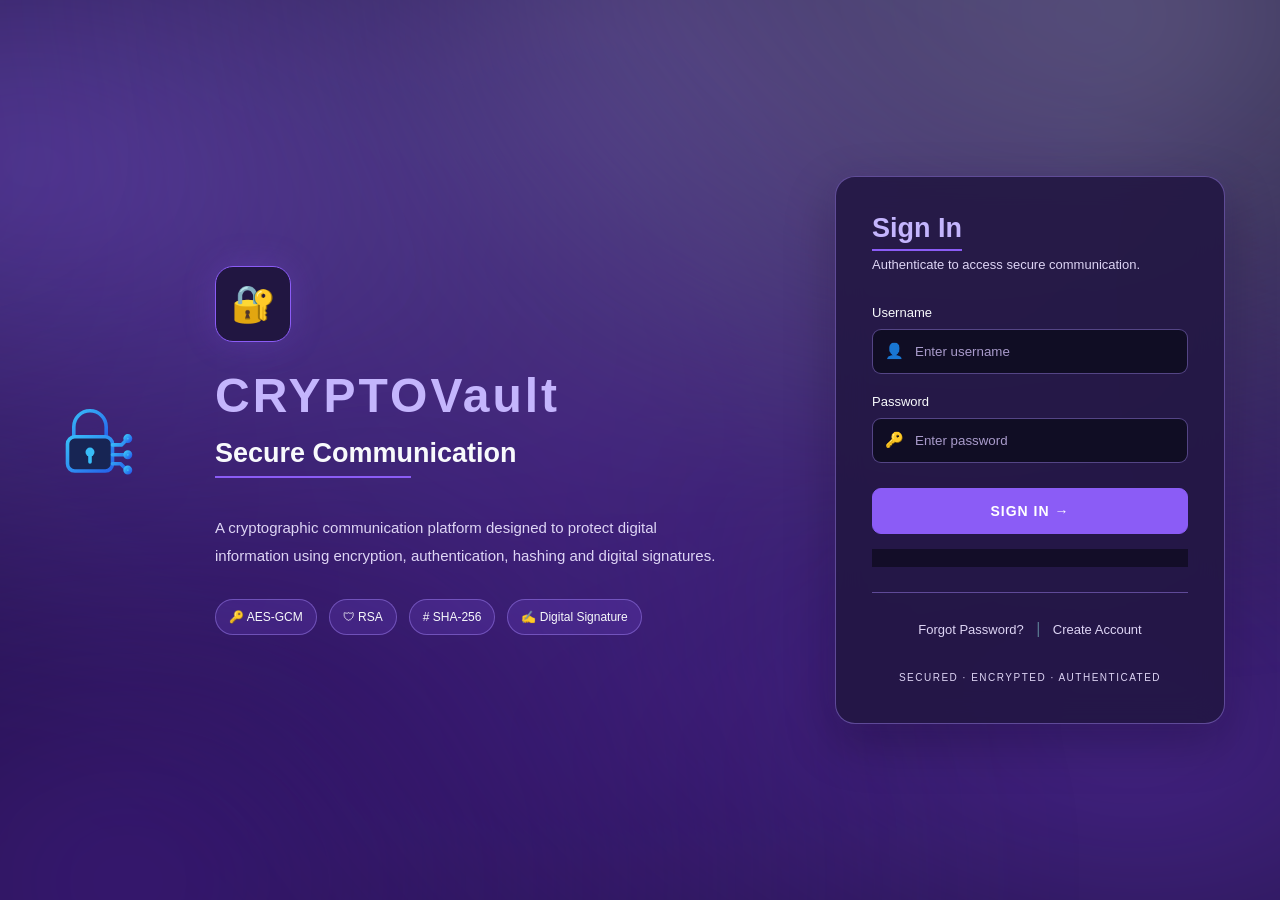
<file: frontend/index.html>
<!DOCTYPE html>
<html lang="en">

<head>

    <meta charset="UTF-8">
    <meta name="viewport" content="width=device-width, initial-scale=1.0">
    <title>CryptoVault | Secure Communication</title>


    <div class="cryptovault-logo" aria-label="CryptoVault digital lock logo">
        <svg viewBox="0 0 100 100" width="90" height="90" xmlns="http://www.w3.org/2000/svg">
            <defs>
                <linearGradient id="cvBlue" x1="0" y1="0" x2="1" y2="1">
                    <stop offset="0%" stop-color="#38bdf8" />
                    <stop offset="100%" stop-color="#2563eb" />
                </linearGradient>
            </defs>
            <g fill="none" stroke="url(#cvBlue)" stroke-width="4" stroke-linecap="round" stroke-linejoin="round">
                <path d="M32 44V31a18 18 0 0 1 36 0v13" />
                <rect x="25" y="42" width="50" height="38" rx="8" fill="#172554" />
                <path d="M75 51h10l6-6 M75 62h13 M75 72h9l7 7" />
                <circle cx="92" cy="44" r="3" fill="#38bdf8" />
                <circle cx="92" cy="62" r="3" fill="#38bdf8" />
                <circle cx="92" cy="79" r="3" fill="#38bdf8" />
            </g>
            <circle cx="50" cy="59" r="5" fill="#38bdf8" />
            <path d="M50 63v7" stroke="#38bdf8" stroke-width="4" stroke-linecap="round" />
        </svg>
    </div>


    <style>
        :root {
            --bg: #07111F;
            --card: #10243A;
            --accent: #38BDF8;
            --text: #F0F9FF;
            --muted: #A6BDD1;
            --border: #24415C;
            --surface: #0B1B2D;
        }

        * {
            margin: 0;
            padding: 0;
            box-sizing: border-box;
            font-family: Arial, Helvetica, sans-serif;
        }



        body {
            min-height: 100vh;
            background: #07111F;
            color: var(--text);
            display: flex;
            justify-content: center;
            align-items: center;
            overflow-x: hidden;
            padding: 20px;
            position: relative;
        }






        .page {
            width: 100%;
            max-width: 1100px;
            min-height: 650px;
            display: flex;
            align-items: center;
            justify-content: space-between;
            gap: 40px;
            padding: 35px;
            position: relative;
            z-index: 1;
        }

        .left-section {
            flex: 1;
            min-width: 0;
            padding: 20px;
        }

        .security-icon {
            width: 76px;
            height: 76px;
            border: 1px solid var(--accent);
            border-radius: 18px;
            display: flex;
            align-items: center;
            justify-content: center;
            font-size: 36px;
            margin-bottom: 26px;
            background: #10243A;
            box-shadow: 0 0 35px #38BDF81C;
        }

        .brand {
            font-size: clamp(32px, 4vw, 48px);
            font-weight: 800;
            letter-spacing: 3px;
            margin-bottom: 15px;
        }

        .brand span {
            color: var(--accent);
        }

        .main-heading {
            font-size: clamp(21px, 2.5vw, 27px);
            font-weight: 600;
            margin-bottom: 18px;
            display: inline-block;
            position: relative;
        }

        .main-heading::after {
            content: "";
            position: absolute;
            left: 0;
            bottom: -9px;
            width: 65%;
            height: 2px;
            background: var(--accent);
        }

        .description {
            max-width: 520px;
            color: var(--muted);
            line-height: 1.9;
            font-size: 15px;
            margin-top: 27px;
        }

        .security-points {
            display: flex;
            gap: 12px;
            flex-wrap: wrap;
            margin-top: 28px;
        }

        .security-point {
            padding: 10px 13px;
            border: 1px solid var(--border);
            border-radius: 20px;
            color: var(--text);
            font-size: 12px;
            background: #466d9799;
        }

        .login-card {
            width: 390px;
            flex-shrink: 0;
            padding: 36px;
            background: rgba(16, 36, 58, 0.94);
            border: 1px solid var(--border);
            border-radius: 20px;
            box-shadow: 0 24px 70px #00000050;
            backdrop-filter: blur(15px);
        }

        .card-heading {
            font-size: 27px;
            font-weight: 700;
            margin-bottom: 10px;
        }

        .card-heading span {
            border-bottom: 2px solid var(--accent);
            padding-bottom: 6px;
        }

        .card-subtitle {
            color: var(--muted);
            font-size: 13px;
            line-height: 1.7;
            margin-bottom: 28px;
            margin-top: 10px;
        }

        .input-group {
            margin-bottom: 20px;
        }

        .input-group label {
            display: block;
            color: var(--text);
            font-size: 13px;
            margin-bottom: 9px;
        }

        .input-wrapper {
            position: relative;
        }

        .input-icon {
            position: absolute;
            left: 13px;
            top: 50%;
            transform: translateY(-50%);
            font-size: 15px;
        }

        input {
            width: 100%;
            padding: 14px 14px 14px 42px;
            border-radius: 9px;
            border: 1px solid var(--border);
            background: var(--bg);
            color: var(--text);
            outline: none;
            transition: border-color .2s, box-shadow .2s;
        }

        input:focus {
            border-color: var(--accent);
            box-shadow: 0 0 15px #38BDF81C;
        }

        input::placeholder {
            color: #829DB5;
        }

        .login-button {
            width: 100%;
            padding: 14px;
            border: 1px solid var(--accent);
            border-radius: 9px;
            background: var(--accent);
            color: var(--bg);
            font-size: 14px;
            font-weight: 800;
            letter-spacing: 1px;
            cursor: pointer;
            transition: .2s;
            margin-top: 5px;
        }

        .login-button:hover {
            background: #38BDF8;
            border-color: #38BDF8;
            transform: translateY(-1px);
        }

        .login-button:disabled {
            opacity: .6;
            cursor: not-allowed;
            transform: none;
        }

        .message {
            text-align: center;
            margin-top: 15px;
            font-size: 13px;
            line-height: 1.6;
            min-height: 18px;
            overflow-wrap: anywhere;
        }

        .links {
            margin-top: 25px;
            text-align: center;
            border-top: 1px solid var(--border);
            padding-top: 20px;
            line-height: 2;
        }

        .links a {
            color: var(--muted);
            text-decoration: none;
            font-size: 13px;
            transition: color .2s;
        }

        .links a:hover {
            color: var(--accent);
        }

        .divider {
            color: #59758F;
            margin: 0 8px;
        }

        .encryption-label {
            text-align: center;
            margin-top: 24px;
            color: var(--muted);
            font-size: 10px;
            letter-spacing: 1.5px;
            line-height: 1.8;
        }

        @media (max-width: 850px) {
            body {
                overflow-y: auto;
            }

            .page {
                flex-direction: column;
                justify-content: center;
                gap: 25px;
                padding: 20px 10px;
            }

            .left-section {
                width: 100%;
                text-align: center;
                padding: 15px;
            }

            .security-icon {
                margin: 0 auto 20px;
            }

            .main-heading::after {
                left: 17%;
                width: 66%;
            }

            .description {
                margin-left: auto;
                margin-right: auto;
            }

            .security-points {
                justify-content: center;
            }

            .login-card {
                width: 100%;
                max-width: 390px;
            }
        }

        @media (max-width: 400px) {
            .login-card {
                padding: 25px 20px;
            }

            .brand {
                letter-spacing: 1px;
            }
        }

        @media (prefers-reduced-motion: reduce) {

            *,
            *::before,
            *::after {
                animation-duration: 0.01ms !important;
                transition-duration: 0.01ms !important;
            }
        }

        .cryptovault-logo {
            width: 90px;
            height: 90px;
            margin: 0 auto 12px;
        }

        .cryptovault-logo svg {
            display: block;
            width: 100%;
            height: 100%;
        }
    </style>
    <link rel="stylesheet" href="style.css">
</head>

<body class="login-page">
    <main class="page">

        <section class="left-section">
            <div class="security-icon" aria-hidden="true">🔐</div>

            <h1 class="brand">CRYPTO<span>Vault</span></h1>

            <h2 class="main-heading">Secure Communication</h2>

            <p class="description">
                A cryptographic communication platform designed to
                protect digital information using encryption,
                authentication, hashing and digital signatures.
            </p>

            <div class="security-points">
                <div class="security-point">🔑 AES-GCM</div>
                <div class="security-point">🛡 RSA</div>
                <div class="security-point"># SHA-256</div>
                <div class="security-point">✍ Digital Signature</div>
            </div>
        </section>

        <section class="login-card">
            <h2 class="card-heading"><span>Sign In</span></h2>

            <p class="card-subtitle">
                Authenticate to access secure communication.
            </p>

            <form id="loginForm">
                <div class="input-group">
                    <label for="username">Username</label>
                    <div class="input-wrapper">
                        <span class="input-icon" aria-hidden="true">👤</span>
                        <input type="text" id="username" name="username" placeholder="Enter username"
                            autocomplete="username" required>
                    </div>
                </div>

                <div class="input-group">
                    <label for="password">Password</label>
                    <div class="input-wrapper">
                        <span class="input-icon" aria-hidden="true">🔑</span>
                        <input type="password" id="password" name="password" placeholder="Enter password"
                            autocomplete="current-password" required>
                    </div>
                </div>

                <button type="submit" class="login-button" id="loginButton">
                    SIGN IN →
                </button>
            </form>

            <div id="message" class="message" role="status" aria-live="polite"></div>

            <div class="links">
                <a href="forgot-password.html">Forgot Password?</a>
                <span class="divider">|</span>
                <a href="signup.html">Create Account</a>
            </div>

            <div class="encryption-label">
                SECURED · ENCRYPTED · AUTHENTICATED
            </div>
        </section>
    </main>

    <script>

        const API =
            (window.location.hostname === "127.0.0.1" ||
                window.location.hostname === "localhost")
                ? "http://127.0.0.1:8000"
                : "https://cryptovault-mysv.onrender.com";

        const loginForm = document.getElementById("loginForm");
        const message = document.getElementById("message");
        const loginButton = document.getElementById("loginButton");

        loginForm.addEventListener("submit", async function (event) {
            event.preventDefault();

            const username = document.getElementById("username").value.trim();
            const password = document.getElementById("password").value;

            message.style.color = "#A6BDD1";
            message.textContent = "Authenticating...";
            loginButton.disabled = true;

            try {
                const response = await fetch(`${API}/login`, {
                    method: "POST",
                    headers: {
                        "Content-Type": "application/json",
                        "Accept": "application/json"
                    },
                    body: JSON.stringify({ username, password })
                });

                const data = await response.json();
                console.log("FULL LOGIN RESPONSE:", data);
                console.log("Login HTTP status:", response.status);
                console.log("Login response fields:", Object.keys(data));

                if (!response.ok) {
                    throw new Error(
                        data.detail || data.message || "Login failed."
                    );
                }

                if (!data.access_token) {
                    console.error("Unexpected login response:", data);
                    throw new Error(
                        "Login succeeded, but the response has no access_token. Check the browser Console."
                    );
                }

                localStorage.setItem("access_token", data.access_token);
                localStorage.setItem("username", data.username || username);

                if (data.email) {
                    localStorage.setItem("email", data.email);
                }

                message.style.color = "#38BDF8";
                message.textContent = "✓ Authentication successful.";

                window.location.href = "home.html";

            } catch (error) {
                message.style.color = "#FDA4AF";
                message.textContent =
                    error.message === "Failed to fetch"
                        ? "Could not connect to the backend. Check your connection."
                        : error.message;

                console.error("Login error:", error);
            } finally {
                loginButton.disabled = false;
            }
        });
    </script>

</body>

</html>
</file>
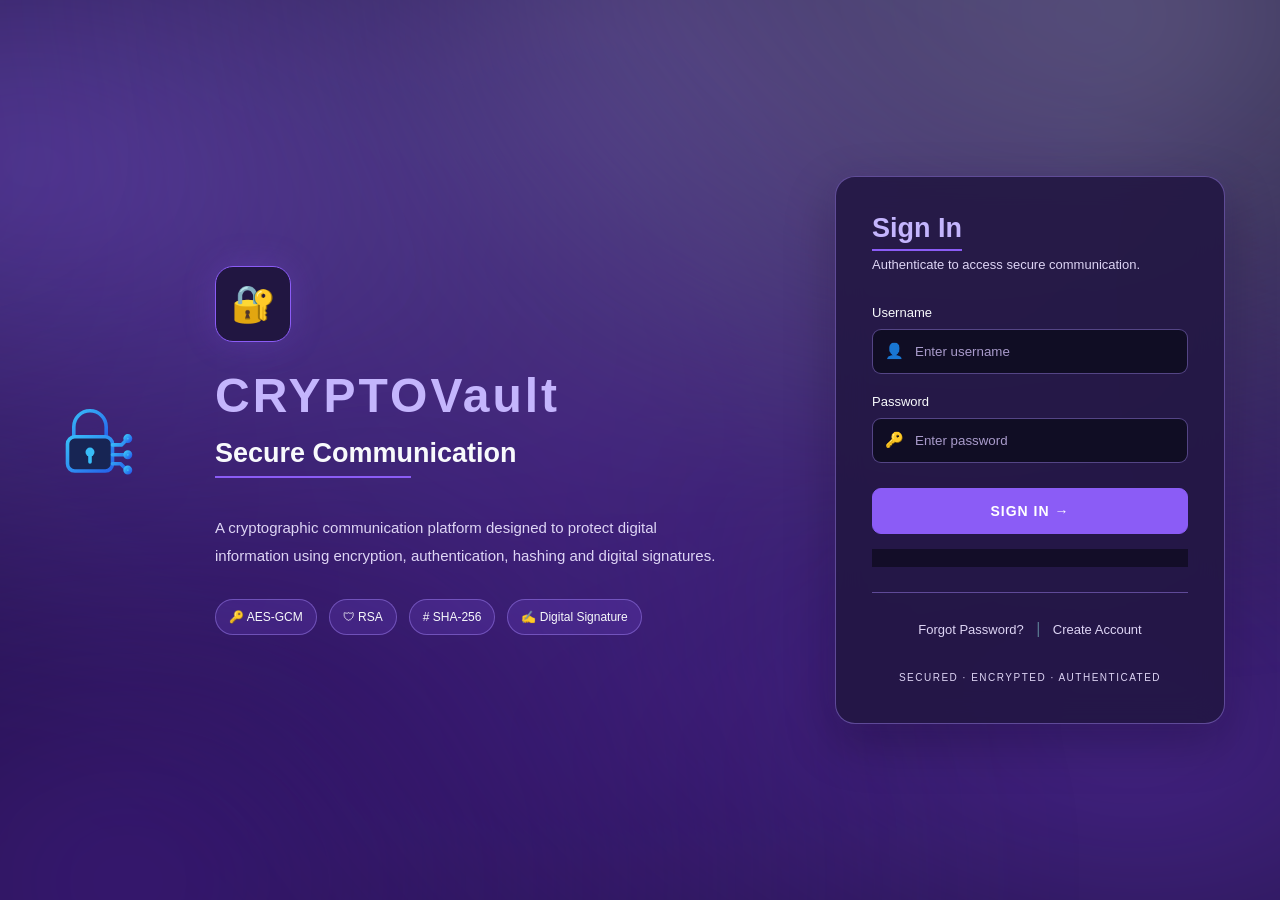
<file: frontend/crypto.html>
<!DOCTYPE html>
<html lang="en">

<head>
    <meta charset="UTF-8">
    <meta name="viewport" content="width=device-width, initial-scale=1.0">
    <title>CryptoVault | Encrypt & Decrypt</title>
    <link rel="stylesheet" href="style.css">

    <style>
        :root {
            --bg: #100D24;
            --card: #211641;
            --accent: #A78BFA;
            --text: #F8FAFC;
            --muted: #DED5F5;
            --border: rgba(167, 139, 250, 0.4);
            --input: rgba(16, 13, 36, 0.9);
            --success: #4ADE80;
            --error: #F87171;
        }

        * {
            margin: 0;
            padding: 0;
            box-sizing: border-box;
            font-family: Arial, Helvetica, sans-serif;
        }

        body {
            min-height: 100vh;
            background: transparent;
            color: var(--text);
        }

        .navbar {
            min-height: 75px;
            padding: 15px 5%;
            display: flex;
            align-items: center;
            justify-content: space-between;
            gap: 15px;
            border-bottom: 1px solid var(--border);
            background: rgba(16, 13, 36, 0.75);
            backdrop-filter: blur(15px);
        }

        .logo {
            font-size: 24px;
            font-weight: bold;
            letter-spacing: 2px;
            color: var(--text);
        }

        .logo span {
            color: var(--accent);
        }

        .back-btn {
            padding: 10px 16px;
            background: var(--card);
            color: var(--text);
            border: 1px solid var(--border);
            border-radius: 8px;
            cursor: pointer;
            transition: 0.25s;
        }

        .back-btn:hover {
            background: #7C3AED;
            color: #FFFFFF;
            border-color: #A78BFA;
        }

        .container {
            max-width: 1100px;
            margin: auto;
            padding: 50px 30px;
        }

        .heading {
            margin-bottom: 35px;
        }

        .heading small {
            color: var(--accent);
            letter-spacing: 2px;
            font-size: 11px;
            font-weight: bold;
        }

        .heading h1 {
            margin-top: 12px;
            font-size: 36px;
            line-height: 1.3;
        }

        .heading h1 span {
            border-bottom: 3px solid var(--accent);
            padding-bottom: 5px;
        }

        .heading p {
            margin-top: 18px;
            color: var(--muted);
            line-height: 1.7;
            max-width: 700px;
        }

        .flow {
            display: flex;
            align-items: center;
            justify-content: center;
            gap: 15px;
            margin-bottom: 40px;
            flex-wrap: wrap;
        }

        .flow-box {
            padding: 14px 20px;
            border: 1px solid var(--border);
            border-radius: 8px;
            background: rgba(33, 22, 65, 0.88);
            font-size: 13px;
            transition: 0.25s;
        }

        .flow-box:hover {
            border-color: var(--accent);
            box-shadow: 0 0 18px rgba(139, 92, 246, 0.25);
        }

        .arrow {
            color: var(--accent);
            font-size: 20px;
        }

        .panels {
            display: grid;
            grid-template-columns: repeat(2, minmax(0, 1fr));
            gap: 25px;
        }

        .panel {
            min-width: 0;
            background: rgba(33, 22, 65, 0.88);
            border: 1px solid var(--border);
            border-radius: 14px;
            padding: 28px;
            box-shadow: 0 12px 35px rgba(0, 0, 0, 0.2);
            backdrop-filter: blur(12px);
        }

        .panel h2 {
            font-size: 19px;
            margin-bottom: 10px;
        }

        .panel h2:first-letter {
            color: var(--accent);
        }

        .panel-description {
            color: var(--muted);
            font-size: 12px;
            margin-bottom: 22px;
            line-height: 1.7;
        }

        label {
            display: block;
            margin-bottom: 8px;
            font-size: 12px;
            color: var(--text);
            font-weight: bold;
        }

        textarea {
            width: 100%;
            min-height: 180px;
            resize: vertical;
            background: var(--input);
            color: var(--text);
            border: 1px solid var(--border);
            border-radius: 8px;
            padding: 14px;
            outline: none;
            font-size: 13px;
            line-height: 1.6;
            transition: border-color 0.25s, box-shadow 0.25s;
        }

        textarea::placeholder,
        input::placeholder {
            color: #A99BC8;
        }

        textarea:focus,
        input:focus,
        select:focus {
            border-color: var(--accent);
            box-shadow: 0 0 0 3px rgba(139, 92, 246, 0.15);
        }

        .key-input {
            margin-top: 18px;
        }

        input {
            width: 100%;
            padding: 13px;
            background: var(--input);
            color: var(--text);
            border: 1px solid var(--border);
            border-radius: 8px;
            outline: none;
            transition: border-color 0.25s, box-shadow 0.25s;
        }

        .button {
            width: 100%;
            margin-top: 18px;
            padding: 14px;
            background: linear-gradient(135deg, #7C3AED, #A78BFA);
            color: #FFFFFF;
            border: 1px solid #A78BFA;
            border-radius: 8px;
            font-weight: bold;
            cursor: pointer;
            transition: 0.25s;
        }

        .button:hover:not(:disabled) {
            background: linear-gradient(135deg, #8B5CF6, #C4B5FD);
            transform: translateY(-2px);
            box-shadow: 0 5px 20px rgba(139, 92, 246, 0.3);
        }

        .button:disabled {
            opacity: 0.65;
            cursor: wait;
            transform: none;
        }

        .secondary-button {
            width: 100%;
            margin-top: 12px;
            padding: 12px;
            background: transparent;
            color: var(--accent);
            border: 1px solid var(--border);
            border-radius: 8px;
            cursor: pointer;
            transition: 0.25s;
        }

        .secondary-button:hover:not(:disabled) {
            background: rgba(124, 58, 237, 0.15);
            border-color: var(--accent);
        }

        .secondary-button:disabled {
            opacity: 0.6;
            cursor: wait;
        }

        .result {
            margin-top: 30px;
            padding: 25px;
            background: rgba(33, 22, 65, 0.88);
            border: 1px solid var(--border);
            border-radius: 14px;
            backdrop-filter: blur(12px);
        }

        .result h2 {
            font-size: 18px;
            margin-bottom: 15px;
        }

        #resultText {
            min-height: 120px;
            padding: 15px;
            background: var(--input);
            border: 1px solid var(--border);
            border-radius: 8px;
            color: var(--text);
            white-space: pre-wrap;
            overflow-wrap: anywhere;
            font-size: 13px;
            line-height: 1.7;
        }

        .message {
            margin-top: 12px;
            color: var(--muted);
            font-size: 12px;
            line-height: 1.6;
            overflow-wrap: anywhere;
        }

        .message.success {
            color: var(--success);
        }

        .message.error {
            color: var(--error);
        }

        footer {
            margin-top: 50px;
            padding: 25px;
            text-align: center;
            border-top: 1px solid var(--border);
            color: var(--muted);
            font-size: 11px;
            letter-spacing: 1px;
            background: rgba(16, 13, 36, 0.5);
        }

        /* Secure File Sharing */

        .file-sharing-section {
            margin-top: 30px;
        }

        .file-sharing-grid {
            display: grid;
            grid-template-columns: repeat(2, minmax(0, 1fr));
            gap: 25px;
            margin-top: 20px;
        }

        .file-select {
            width: 100%;
            padding: 13px;
            background: var(--input);
            color: var(--text);
            border: 1px solid var(--border);
            border-radius: 8px;
        }

        .file-select option {
            background: #211641;
            color: #FFFFFF;
        }

        .shared-file-list {
            display: grid;
            gap: 14px;
            margin-top: 16px;
        }

        .shared-file-card {
            padding: 18px;
            background: rgba(16, 13, 36, 0.85);
            border: 1px solid var(--border);
            border-radius: 10px;
            min-width: 0;
        }

        .shared-file-card h3 {
            font-size: 15px;
            overflow-wrap: anywhere;
            margin-bottom: 8px;
        }

        .shared-file-details {
            color: var(--muted);
            font-size: 11px;
            line-height: 1.7;
            margin-bottom: 14px;
            overflow-wrap: anywhere;
        }

        .shared-file-card .key-input,
        .shared-file-card .button {
            margin-top: 12px;
        }

        .empty-state {
            color: var(--muted);
            font-size: 12px;
            padding: 14px;
            border: 1px dashed var(--border);
            border-radius: 8px;
        }

        @media (max-width: 800px) {

            .panels,
            .file-sharing-grid {
                grid-template-columns: 1fr;
            }

            .navbar {
                padding: 15px 20px;
            }

            .container {
                padding: 35px 20px;
            }

            .heading h1 {
                font-size: 29px;
            }

            .panel {
                padding: 22px;
            }
        }

        @media (max-width: 450px) {
            .logo {
                font-size: 19px;
            }

            .back-btn {
                padding: 9px 11px;
                font-size: 12px;
            }

            .flow {
                gap: 9px;
            }

            .flow-box {
                padding: 11px;
                font-size: 12px;
            }

            .arrow {
                font-size: 16px;
            }
        }
    </style>
</head>

<body class="login-page">

    <nav class="navbar">
        <div class="logo">CRYPTO<span>Vault</span></div>
        <button class="back-btn" onclick="goBack()">← Dashboard</button>
    </nav>

    <main class="container">

        <section class="heading">
            <small>CRYPTOGRAPHIC OPERATIONS</small>
            <h1>🔐 <span>Encrypt &amp; Decrypt</span></h1>
            <p>
                Secure your message by converting plain text into cipher text
                and decrypting it when required.
            </p>
        </section>

        <div class="flow">
            <div class="flow-box">📝 Plain Text</div>
            <div class="arrow">→</div>
            <div class="flow-box">🔐 AES-GCM</div>
            <div class="arrow">→</div>
            <div class="flow-box">🔒 Cipher Text</div>
            <div class="arrow">→</div>
            <div class="flow-box">📝 Plain Text</div>
        </div>

        <section class="panels">

            <div class="panel">
                <h2>🔐 Encrypt Message</h2>
                <p class="panel-description">
                    Enter your plain text message and a secret key to
                    generate encrypted cipher text.
                </p>

                <label for="plainText">Plain Text</label>
                <textarea id="plainText" placeholder="Enter the message you want to encrypt..."></textarea>

                <div class="key-input">
                    <label for="encryptKey">Secret Key</label>
                    <input type="password" id="encryptKey" placeholder="Enter encryption key"
                        autocomplete="new-password">
                </div>

                <button class="button" id="encryptButton" onclick="encryptMessage()">
                    🔐 Encrypt Message
                </button>
            </div>

            <div class="panel">
                <h2>🔓 Decrypt Message</h2>
                <p class="panel-description">
                    Enter cipher text and the correct secret key to recover
                    the original message.
                </p>

                <label for="cipherText">Cipher Text</label>
                <textarea id="cipherText" placeholder="Enter encrypted cipher text..."></textarea>

                <div class="key-input">
                    <label for="decryptKey">Secret Key</label>
                    <input type="password" id="decryptKey" placeholder="Enter decryption key"
                        autocomplete="new-password">
                </div>

                <button class="button" id="decryptButton" onclick="decryptMessage()">
                    🔓 Decrypt Message
                </button>
            </div>

        </section>

        <section class="result">
            <h2>📋 Operation Result</h2>

            <div id="resultText">
                Your encryption or decryption result will appear here.
            </div>

            <div id="message" class="message" role="status" aria-live="polite"></div>

            <button class="secondary-button" onclick="clearAll()">
                Clear All
            </button>
        </section>

        <!-- SECURE FILE SHARING -->

        <section class="result file-sharing-section" id="fileSharingSection">

            <h2>🔗 Secure File Sharing</h2>

            <p class="panel-description">
                Share encrypted files with another registered CryptoVault user
                and decrypt files shared with you.
            </p>

            <div class="file-sharing-grid">

                <!-- SHARE YOUR FILE -->

                <div class="panel">
                    <h2>📤 Share an Encrypted File</h2>

                    <p class="panel-description">
                        Select your encrypted file and enter the recipient username.
                    </p>

                    <label for="shareFileSelect">Select Encrypted File</label>

                    <select id="shareFileSelect" class="file-select">
                        <option value="">Loading your files...</option>
                    </select>

                    <div class="key-input">
                        <label for="recipientUsername">Recipient Username</label>
                        <input type="text" id="recipientUsername" placeholder="Enter registered username">
                    </div>

                    <button class="button" id="shareFileButton" onclick="shareEncryptedFile()">
                        🔗 Share File
                    </button>

                    <div id="shareStatus" class="message" role="status" aria-live="polite"></div>

                    <button class="secondary-button" type="button" onclick="loadOwnedFiles()">
                        ↻ Refresh My Files
                    </button>

                    <button class="secondary-button" type="button" id="deleteOwnedFileButton"
                        onclick="deleteSelectedFile()">
                        🗑 Delete Selected File
                    </button>

                    <p class="message">
                        Deleting your original file also removes its shared copies.
                    </p>
                </div>

                <!-- FILES SHARED WITH YOU -->

                <div class="panel">
                    <h2>📥 Shared With Me</h2>

                    <p class="panel-description">
                        View files shared with your account. Enter the original
                        secret key to decrypt them.
                    </p>

                    <button class="secondary-button" type="button" onclick="loadSharedFiles()">
                        ↻ Refresh Shared Files
                    </button>

                    <div id="sharedFilesList" class="shared-file-list">
                        <div class="empty-state">
                            Loading shared files...
                        </div>
                    </div>
                </div>

            </div>
        </section>

    </main>

    <footer>
        CRYPTOVAULT • AES-GCM • SECURE COMMUNICATION
    </footer>
    <script>
        const API =
            (window.location.hostname === "127.0.0.1" ||
                window.location.hostname === "localhost")
                ? "http://127.0.0.1:8000"
                : "https://cryptovault-mysv.onrender.com";

        function getToken() {
            return localStorage.getItem("access_token");
        }

        const currentToken = getToken();

        if (!currentToken) {
            window.location.href = "index.html";
        }

        // ---------- COMMON API REQUEST ----------

        async function apiRequest(path, options = {}) {
            const response = await fetch(`${API}${path}`, {
                ...options,
                headers: {
                    "Authorization": "Bearer " + getToken(),
                    ...(options.headers || {})
                }
            });

            const contentType =
                response.headers.get("content-type") || "";

            let data = {};

            if (contentType.includes("application/json")) {
                data = await response.json();
            } else {
                const text = await response.text();
                data = { detail: text };
            }

            if (!response.ok) {
                if (response.status === 401) {
                    localStorage.removeItem("access_token");
                    window.location.href = "index.html";
                }

                throw new Error(
                    data.detail || data.message ||
                    `Request failed (${response.status})`
                );
            }

            return data;
        }

        // ---------- ENCRYPT MESSAGE ----------

        async function encryptMessage() {
            const plainText =
                document.getElementById("plainText").value;

            const key =
                document.getElementById("encryptKey").value;

            if (!plainText.trim() || !key) {
                showMessage(
                    "Please enter both plain text and secret key.",
                    "error"
                );
                return;
            }

            const button =
                document.getElementById("encryptButton");

            button.disabled = true;

            try {
                showMessage("Encrypting message...", "");

                const data = await apiRequest("/encrypt", {
                    method: "POST",
                    headers: {
                        "Content-Type": "application/json"
                    },
                    body: JSON.stringify({
                        plaintext: plainText,
                        secret_key: key
                    })
                });

                document.getElementById("cipherText").value =
                    data.ciphertext;

                document.getElementById("decryptKey").value = key;

                document.getElementById("resultText").textContent =
                    "Encrypted Cipher Text:\n\n" + data.ciphertext;

                showMessage(
                    "✓ Encryption successful using AES-256-GCM.",
                    "success"
                );

            } catch (error) {
                console.error(error);
                showMessage(error.message, "error");

            } finally {
                button.disabled = false;
            }
        }

        // ---------- DECRYPT MESSAGE ----------

        async function decryptMessage() {
            const cipherText =
                document.getElementById("cipherText").value.trim();

            const key =
                document.getElementById("decryptKey").value;

            if (!cipherText || !key) {
                showMessage(
                    "Please enter both cipher text and secret key.",
                    "error"
                );
                return;
            }

            const button =
                document.getElementById("decryptButton");

            button.disabled = true;

            try {
                showMessage("Decrypting message...", "");

                const data = await apiRequest("/decrypt", {
                    method: "POST",
                    headers: {
                        "Content-Type": "application/json"
                    },
                    body: JSON.stringify({
                        ciphertext: cipherText,
                        secret_key: key
                    })
                });

                document.getElementById("resultText").textContent =
                    "Decrypted Plain Text:\n\n" + data.plaintext;

                document.getElementById("plainText").value =
                    data.plaintext;

                showMessage(
                    "✓ Decryption successful using AES-256-GCM.",
                    "success"
                );

            } catch (error) {
                console.error(error);
                showMessage(error.message, "error");

            } finally {
                button.disabled = false;
            }
        }

        // ---------- CLEAR TEXT FIELDS ----------

        function clearAll() {
            document.getElementById("plainText").value = "";
            document.getElementById("cipherText").value = "";
            document.getElementById("encryptKey").value = "";
            document.getElementById("decryptKey").value = "";

            document.getElementById("resultText").textContent =
                "Your encryption or decryption result will appear here.";

            showMessage("", "");
        }

        function showMessage(text, type = "") {
            const element =
                document.getElementById("message");

            element.textContent = text;
            element.className =
                "message" + (type ? " " + type : "");
        }

        function goBack() {
            window.location.href = "home.html";
        }

        // ---------- FILE SHARING STATUS ----------

        function showShareStatus(text, type = "") {
            const element =
                document.getElementById("shareStatus");

            element.textContent = text;
            element.className =
                "message" + (type ? " " + type : "");
        }

        // ---------- LOAD MY ENCRYPTED FILES ----------

        async function loadOwnedFiles() {
            const select =
                document.getElementById("shareFileSelect");

            select.innerHTML =
                '<option value="">Loading files...</option>';

            try {
                const data =
                    await apiRequest("/files/my-files");

                const files = Array.isArray(data)
                    ? data
                    : (data.files || []);

                select.innerHTML =
                    '<option value="">Select an encrypted file</option>';

                files.forEach(file => {
                    const option =
                        document.createElement("option");

                    option.value = file.id;

                    option.textContent =
                        `${file.original_filename || "Encrypted file"} (ID: ${file.id})`;

                    select.appendChild(option);
                });

                if (files.length === 0) {
                    select.innerHTML =
                        '<option value="">No encrypted files found</option>';

                    showShareStatus(
                        "You do not have any encrypted files yet.",
                        ""
                    );
                } else {
                    showShareStatus(
                        `${files.length} encrypted file(s) loaded.`,
                        "success"
                    );
                }

            } catch (error) {
                console.error(error);

                select.innerHTML =
                    '<option value="">Unable to load files</option>';

                showShareStatus(
                    "Could not load your files: " + error.message,
                    "error"
                );
            }
        }

        // ---------- DELETE MY ENCRYPTED FILE ----------

        async function deleteSelectedFile() {
            const fileId =
                document.getElementById("shareFileSelect").value;

            const button =
                document.getElementById("deleteOwnedFileButton");

            if (!fileId) {
                showShareStatus(
                    "Please select a file to delete.",
                    "error"
                );
                return;
            }

            const confirmed = confirm(
                "Are you sure you want to permanently delete this encrypted file?\n\nAny shared copies of this file will also be removed."
            );

            if (!confirmed) return;

            button.disabled = true;
            button.textContent = "Deleting...";

            try {
                const data = await apiRequest(
                    `/files/${encodeURIComponent(fileId)}`,
                    {
                        method: "DELETE"
                    }
                );

                showShareStatus(
                    data.message || "Encrypted file deleted successfully.",
                    "success"
                );

                await loadOwnedFiles();
                await loadSharedFiles();

            } catch (error) {
                console.error(error);

                showShareStatus(
                    "Delete failed: " + error.message,
                    "error"
                );

            } finally {
                button.disabled = false;
                button.textContent = "🗑 Delete Selected File";
            }
        }

        // ---------- SHARE ENCRYPTED FILE ----------

        async function shareEncryptedFile() {
            const fileId =
                document.getElementById("shareFileSelect").value;

            const recipient =
                document.getElementById("recipientUsername")
                    .value.trim();

            const button =
                document.getElementById("shareFileButton");

            if (!fileId || !recipient) {
                showShareStatus(
                    "Please select a file and enter the recipient username.",
                    "error"
                );
                return;
            }

            button.disabled = true;

            try {
                showShareStatus("Sharing encrypted file...", "");

                const data = await apiRequest(
                    `/files/${encodeURIComponent(fileId)}/share`,
                    {
                        method: "POST",
                        headers: {
                            "Content-Type": "application/json"
                        },
                        body: JSON.stringify({
                            recipient_username: recipient
                        })
                    }
                );

                showShareStatus(
                    `✓ ${data.filename || "File"} shared successfully with ${data.shared_with || recipient}.`,
                    "success"
                );

                document.getElementById("recipientUsername").value = "";

                await loadOwnedFiles();

            } catch (error) {
                console.error(error);

                showShareStatus(
                    "File sharing failed: " + error.message,
                    "error"
                );

            } finally {
                button.disabled = false;
            }
        }
        // ---------- LOAD FILES SHARED WITH ME ----------

        async function loadSharedFiles() {
            const container =
                document.getElementById("sharedFilesList");

            container.textContent = "Loading shared files...";

            try {
                const data =
                    await apiRequest("/files/shared-with-me");

                const files = Array.isArray(data)
                    ? data
                    : (data.shared_files || []);

                container.replaceChildren();

                if (files.length === 0) {
                    const empty =
                        document.createElement("div");

                    empty.className = "empty-state";
                    empty.textContent =
                        "No files have been shared with you yet.";

                    container.appendChild(empty);
                    return;
                }

                files.forEach(file => {
                    const card =
                        document.createElement("div");

                    card.className = "shared-file-card";

                    const title =
                        document.createElement("h3");

                    title.textContent =
                        `🔒 ${file.original_filename || "Shared file"}`;

                    const details =
                        document.createElement("p");

                    details.className = "shared-file-details";

                    const sharedDate = file.shared_at
                        ? new Date(file.shared_at).toLocaleString()
                        : "Date unavailable";

                    details.textContent =
                        `File ID: ${file.id} · Shared by: ${file.shared_by || "Unknown"} · ${sharedDate}`;

                    const label =
                        document.createElement("label");

                    label.textContent = "Original Secret Key";

                    const keyInput =
                        document.createElement("input");

                    keyInput.type = "password";
                    keyInput.placeholder =
                        "Enter the key used by the sender";

                    keyInput.autocomplete = "off";

                    const decryptButton =
                        document.createElement("button");

                    decryptButton.className = "button";
                    decryptButton.type = "button";
                    decryptButton.textContent =
                        "🔓 Decrypt & Download";

                    const status =
                        document.createElement("div");

                    status.className = "message";
                    status.setAttribute("role", "status");
                    status.setAttribute("aria-live", "polite");

                    decryptButton.addEventListener("click", () => {
                        decryptSharedFile(
                            file.id,
                            file.original_filename,
                            keyInput,
                            decryptButton,
                            status
                        );
                    });

                    // REMOVE SHARED ACCESS

                    const removeButton =
                        document.createElement("button");

                    removeButton.className = "secondary-button";
                    removeButton.type = "button";

                    removeButton.textContent =
                        "🗑 Remove Shared File";

                    removeButton.addEventListener("click", async () => {
                        const confirmed = confirm(
                            "Remove this shared file from your account?\n\nThe sender's original file will NOT be deleted."
                        );

                        if (!confirmed) return;

                        removeButton.disabled = true;
                        removeButton.textContent = "Removing...";

                        try {
                            const result = await apiRequest(
                                `/files/shared-with-me/${encodeURIComponent(file.id)}`,
                                {
                                    method: "DELETE"
                                }
                            );

                            card.remove();

                            if (!container.querySelector(
                                ".shared-file-card"
                            )) {
                                container.innerHTML =
                                    '<div class="empty-state">No shared files available.</div>';
                            }

                            showShareStatus(
                                result.message ||
                                "Shared file removed from your account.",
                                "success"
                            );

                        } catch (error) {
                            console.error(error);

                            status.textContent =
                                "Remove failed: " + error.message;

                            status.className = "message error";

                            removeButton.disabled = false;
                            removeButton.textContent =
                                "🗑 Remove Shared File";
                        }
                    });

                    card.append(
                        title,
                        details,
                        label,
                        keyInput,
                        decryptButton,
                        status,
                        removeButton
                    );

                    container.appendChild(card);
                });

            } catch (error) {
                console.error(error);

                container.textContent =
                    "Could not load shared files: " + error.message;
            }
        }

        // ---------- DECRYPT SHARED FILE ----------

        async function decryptSharedFile(
            fileId,
            filename,
            keyInput,
            button,
            status
        ) {
            const secretKey = keyInput.value;

            if (!secretKey) {
                status.textContent =
                    "Please enter the original secret key.";

                status.className = "message error";
                return;
            }

            const formData = new FormData();

            formData.append("secret_key", secretKey);

            button.disabled = true;

            status.textContent =
                "Decrypting file and checking integrity...";

            status.className = "message";

            try {
                const response = await fetch(
                    `${API}/files/shared-with-me/${encodeURIComponent(fileId)}/decrypt`,
                    {
                        method: "POST",
                        headers: {
                            "Authorization": "Bearer " + getToken()
                        },
                        body: formData
                    }
                );

                if (!response.ok) {
                    let errorMessage =
                        "Decryption failed. Check the original secret key.";

                    try {
                        const errorData = await response.json();

                        errorMessage =
                            errorData.detail || errorMessage;

                    } catch (_) {
                        // Keep the default error message.
                    }

                    status.textContent = errorMessage;
                    status.className = "message error";
                    return;
                }

                const integrityVerified =
                    response.headers.get("X-Integrity-Verified") === "true";

                if (!integrityVerified) {
                    status.textContent =
                        "Integrity verification was not confirmed. The file was not downloaded.";

                    status.className = "message error";
                    return;
                }

                const fileBlob = await response.blob();

                const downloadUrl =
                    URL.createObjectURL(fileBlob);

                const link =
                    document.createElement("a");

                link.href = downloadUrl;
                link.download = filename || "decrypted_file";

                document.body.appendChild(link);
                link.click();
                link.remove();

                setTimeout(() => {
                    URL.revokeObjectURL(downloadUrl);
                }, 1000);

                status.textContent =
                    "✓ Decryption successful. File integrity verified.";

                status.className = "message success";

            } catch (error) {
                console.error(error);

                status.textContent =
                    "Cannot connect to the decryption service: " +
                    error.message;

                status.className = "message error";

            } finally {
                keyInput.value = "";
                button.disabled = false;
            }
        }

        // ---------- INITIAL PAGE LOAD ----------

        if (currentToken) {
            loadOwnedFiles();
            loadSharedFiles();
        }

    </script>

</body>

</html>
</file>
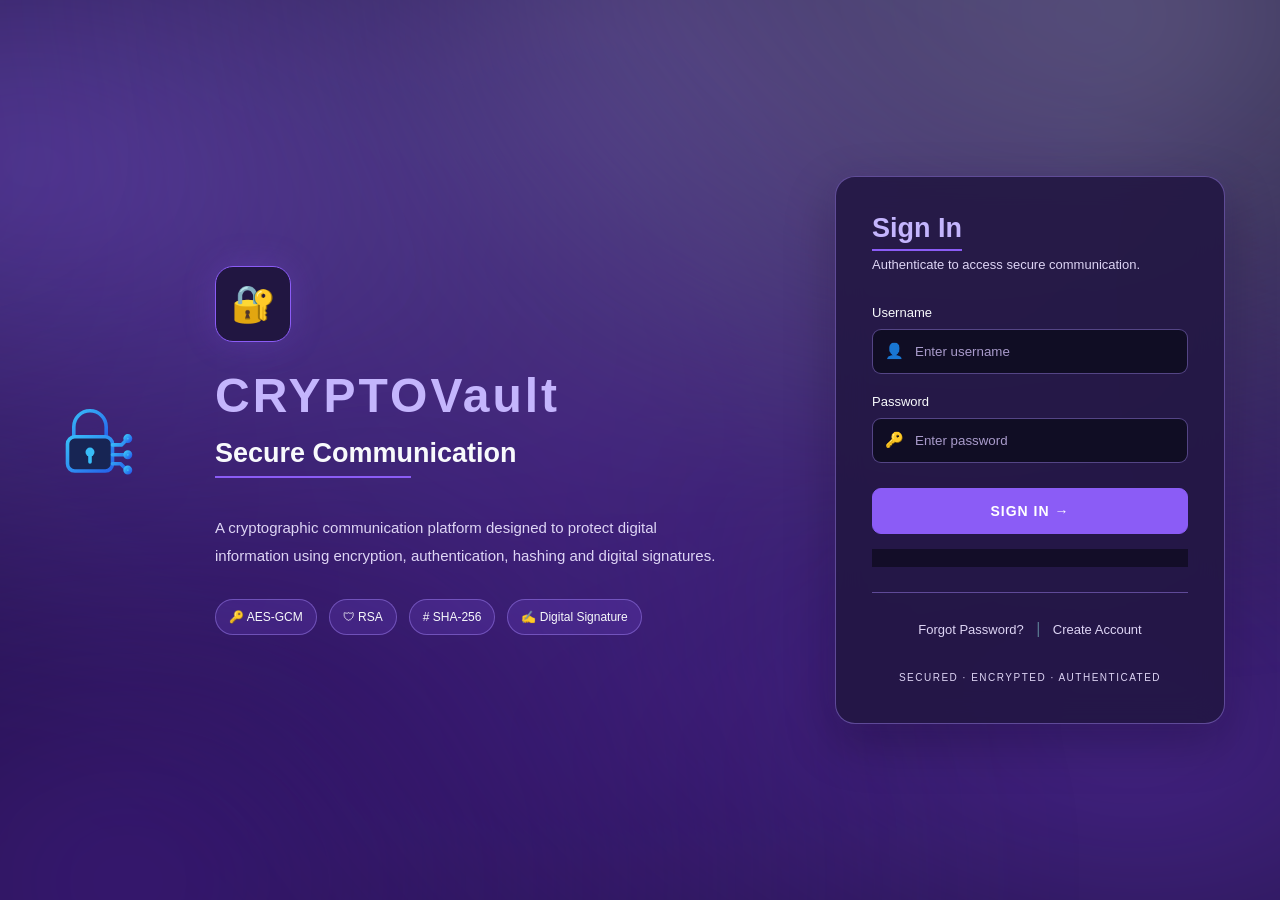
<file: frontend/files.html>
<!DOCTYPE html>
<html lang="en">

<head>
    <meta charset="UTF-8">
    <meta name="viewport" content="width=device-width, initial-scale=1.0">
    <title>CryptoVault | File Security</title>

    <link rel="stylesheet" href="style.css">

    <style>
        :root {
            --bg: #100D24;
            --card: rgba(33, 22, 65, 0.88);
            --accent: #A78BFA;
            --accent-light: #C4B5FD;
            --text: #F8FAFC;
            --muted: #DED5F5;
            --border: rgba(167, 139, 250, 0.4);
            --input: rgba(16, 13, 36, 0.9);
            --success: #4ADE80;
            --danger: #F87171;
            --surface: rgba(26, 17, 51, 0.95);
        }

        * {
            box-sizing: border-box;
            margin: 0;
            padding: 0;
            font-family: Arial, sans-serif;
        }

        body {
            background: var(--bg);
            color: var(--text);
            min-height: 100vh;
        }

        header {
            padding: 20px 7%;
            display: flex;
            align-items: center;
            justify-content: space-between;
            gap: 12px;
            background: rgba(26, 17, 51, 0.9);
            border-bottom: 1px solid var(--border);
            backdrop-filter: blur(14px);
        }

        .brand {
            font-size: 24px;
            font-weight: 800;
            letter-spacing: 1px;
            color: var(--text);
        }

        .brand span {
            color: var(--accent-light);
            text-shadow: 0 0 15px rgba(167, 139, 250, 0.4);
        }

        button,
        input {
            font: inherit;
        }

        button {
            cursor: pointer;
        }

        .btn {
            padding: 11px 16px;
            border-radius: 9px;
            border: 1px solid var(--border);
            color: var(--accent-light);
            background: rgba(124, 58, 237, 0.12);
            font-weight: bold;
            transition: 0.3s ease;
        }

        .btn:hover:not(:disabled) {
            background: rgba(124, 58, 237, 0.3);
            border-color: var(--accent-light);
            box-shadow: 0 0 16px rgba(167, 139, 250, 0.2);
            transform: translateY(-2px);
        }

        .btn:disabled {
            opacity: 0.6;
            cursor: not-allowed;
            transform: none;
        }

        .primary {
            background: linear-gradient(135deg, #7C3AED, #A78BFA);
            color: white;
            border: 1px solid transparent;
        }

        .primary:hover:not(:disabled) {
            background: linear-gradient(135deg, #8B5CF6, #C4B5FD);
        }

        .danger-btn {
            color: var(--danger);
            border-color: var(--danger);
            background: rgba(248, 113, 113, 0.08);
        }

        .danger-btn:hover:not(:disabled) {
            color: white;
            background: rgba(248, 113, 113, 0.25);
            border-color: var(--danger);
        }

        .container {
            width: min(950px, 100%);
            margin: auto;
            padding: 36px 20px;
        }

        .back-link {
            display: inline-block;
            margin-bottom: 24px;
            color: var(--accent-light);
            text-decoration: none;
            transition: 0.3s;
        }

        .back-link:hover {
            color: white;
            text-shadow: 0 0 12px var(--accent);
        }

        h1 {
            font-size: clamp(28px, 5vw, 38px);
            margin-bottom: 12px;
            color: var(--text);
        }

        h1 span {
            color: var(--accent-light);
        }

        .intro {
            color: var(--muted);
            line-height: 1.7;
            margin-bottom: 28px;
        }

        .panel {
            background: var(--card);
            border: 1px solid var(--border);
            border-radius: 17px;
            padding: 25px;
            margin-bottom: 24px;
            backdrop-filter: blur(14px);
            box-shadow: 0 10px 35px rgba(0, 0, 0, 0.2),
                0 0 20px rgba(139, 92, 246, 0.07);
            transition: 0.3s ease;
        }

        .panel:hover {
            border-color: rgba(196, 181, 253, 0.7);
            box-shadow: 0 12px 35px rgba(124, 58, 237, 0.13);
        }

        h2 {
            font-size: 20px;
            margin-bottom: 18px;
            color: var(--accent-light);
        }

        label {
            display: block;
            margin: 17px 0 9px;
            font-size: 14px;
            font-weight: bold;
            color: var(--accent-light);
        }

        input[type="file"],
        input[type="password"] {
            display: block;
            width: 100%;
            padding: 13px;
            background: var(--input);
            color: var(--text);
            border: 1px solid var(--border);
            border-radius: 10px;
            outline: none;
            transition: 0.3s;
        }

        input[type="file"]::file-selector-button {
            padding: 8px 12px;
            margin-right: 12px;
            border: 0;
            border-radius: 7px;
            background: #7C3AED;
            color: white;
            cursor: pointer;
        }

        input[type="file"]:focus,
        input[type="password"]:focus {
            border-color: var(--accent);
            box-shadow: 0 0 0 3px rgba(167, 139, 250, 0.13);
        }

        input::placeholder {
            color: #A99BC8;
        }

        .hint {
            color: var(--muted);
            font-size: 13px;
            line-height: 1.7;
            margin-top: 9px;
        }

        .action-row {
            display: flex;
            flex-wrap: wrap;
            gap: 10px;
            margin-top: 18px;
        }

        .status {
            margin-top: 16px;
            line-height: 1.7;
            overflow-wrap: anywhere;
            font-size: 14px;
            color: var(--muted);
        }

        .success {
            color: var(--success);
        }

        .error {
            color: var(--danger);
        }

        .file-item {
            padding: 18px 0;
            border-top: 1px solid var(--border);
        }

        .file-item:first-of-type {
            border-top: 0;
        }

        .file-name {
            font-weight: bold;
            overflow-wrap: anywhere;
            margin-bottom: 9px;
            color: var(--accent-light);
            font-size: 15px;
        }

        .file-meta {
            color: var(--muted);
            font-size: 13px;
            line-height: 1.8;
            margin-bottom: 13px;
            overflow-wrap: anywhere;
        }

        .file-actions {
            display: flex;
            flex-wrap: wrap;
            gap: 9px;
        }

        .file-actions .btn {
            font-size: 13px;
        }

        @media (max-width: 600px) {
            header {
                padding: 18px;
            }

            .brand {
                font-size: 20px;
            }

            .container {
                padding: 26px 14px;
            }

            .panel {
                padding: 19px;
            }

            .action-row {
                flex-direction: column;
            }

            .action-row .btn {
                width: 100%;
            }

            .file-actions {
                flex-direction: column;
            }

            .file-actions .btn {
                width: 100%;
            }
        }
    </style>
</head>

<body class="login-page">

    <header>
        <div class="brand">CRYPTO<span>Vault</span></div>

        <button class="btn" id="signOutBtn" type="button">
            Sign Out ↗
        </button>
    </header>

    <main class="container">

        <a class="back-link" href="home.html">
            ← Back to Dashboard
        </a>

        <h1>File <span>Encryption &amp; Decryption</span></h1>

        <p class="intro">
            Encrypt files with AES-GCM, store encrypted copies securely,
            download them when needed, and recover the originals using
            the same secret key.
        </p>

        <!-- ENCRYPT FILE -->

        <section class="panel">

            <h2>🔐 Encrypt a File</h2>

            <form id="encryptForm">

                <label for="fileInput">Choose a file</label>

                <input type="file" id="fileInput" accept=".pdf,.png,.jpg,.jpeg,.txt,.docx" required>

                <p class="hint">
                    Supported formats: PDF, PNG, JPG, TXT and DOCX.
                    Maximum size: 10 MB.
                </p>

                <label for="encryptKey">Secret Key</label>

                <input type="password" id="encryptKey" autocomplete="off" required placeholder="Enter a secret key">

                <div class="action-row">

                    <button class="btn primary" id="encryptBtn" type="submit">
                        Encrypt &amp; Save
                    </button>

                </div>

            </form>

            <p class="status" id="encryptStatus" role="status"></p>

        </section>

        <!-- SAVED ENCRYPTED FILES -->

        <section class="panel">

            <h2>📂 Your Saved Encrypted Files</h2>

            <p class="hint">
                Download an encrypted copy or decrypt a saved file.
                Decryption requires the original secret key.
            </p>

            <div class="action-row">

                <button class="btn" id="refreshBtn" type="button">
                    Refresh Files
                </button>

                <button class="btn danger-btn" id="clearAllBtn" type="button">
                    Clear All Files
                </button>

            </div>

            <div id="filesList" class="status" aria-live="polite">
                Loading saved files...
            </div>

        </section>

    </main>

    <script>

        // API CONFIGURATION

        const API_BASE =
            (window.location.hostname === "127.0.0.1" ||
                window.location.hostname === "localhost")
                ? "http://127.0.0.1:8000"
                : "https://cryptovault-mysv.onrender.com";

        const token = localStorage.getItem("access_token");


        // SIGN OUT

        function signOut() {

            localStorage.removeItem("access_token");
            localStorage.removeItem("username");
            localStorage.removeItem("email");

            window.location.replace("index.html");
        }

        document.getElementById("signOutBtn")
            .addEventListener("click", signOut);

        if (!token) {
            signOut();
        }


        // API REQUEST

        async function apiFetch(url, options = {}) {

            const response = await fetch(API_BASE + url, {

                ...options,

                headers: {
                    ...(options.headers || {}),
                    "Authorization": `Bearer ${token}`
                }
            });

            if (response.status === 401 || response.status === 403) {

                signOut();

                throw new Error(
                    "Your session expired. Please sign in again."
                );
            }

            return response;
        }


        // ERROR HANDLING

        async function readError(response) {

            try {

                const data = await response.json();

                return data.detail ||
                    data.message ||
                    "Request failed.";

            } catch {

                return "Request failed. Please try again.";
            }
        }


        // STATUS MESSAGE

        function setStatus(elementId, message, type = "") {

            const element = document.getElementById(elementId);

            element.textContent = message;
            element.className = "status " + type;
        }


        // FILE SIZE

        function formatSize(bytes) {

            if (bytes < 1024) return bytes + " B";

            if (bytes < 1024 * 1024) {
                return (bytes / 1024).toFixed(1) + " KB";
            }

            return (bytes / (1024 * 1024)).toFixed(2) + " MB";
        }


        // SAFE FILENAME

        function safeFilename(name) {

            return String(name || "download")
                .replace(/[\\/:*?"<>|\r\n]/g, "_");
        }


        // DOWNLOAD FILE

        function downloadBlob(blob, filename) {

            const url = URL.createObjectURL(blob);

            const link = document.createElement("a");

            link.href = url;
            link.download = safeFilename(filename);

            document.body.appendChild(link);

            link.click();
            link.remove();

            setTimeout(() => URL.revokeObjectURL(url), 1000);
        }


        // ENCRYPT AND SAVE FILE

        document.getElementById("encryptForm")
            .addEventListener("submit", async function (event) {

                event.preventDefault();

                const file =
                    document.getElementById("fileInput").files[0];

                const secretKey =
                    document.getElementById("encryptKey").value;

                const button =
                    document.getElementById("encryptBtn");

                if (!file) {

                    setStatus(
                        "encryptStatus",
                        "Please choose a file.",
                        "error"
                    );

                    return;
                }

                if (file.size > 10 * 1024 * 1024) {

                    setStatus(
                        "encryptStatus",
                        "The file must be 10 MB or smaller.",
                        "error"
                    );

                    return;
                }

                const formData = new FormData();

                formData.append("file", file);
                formData.append("secret_key", secretKey);

                button.disabled = true;

                setStatus(
                    "encryptStatus",
                    "Encrypting and saving file..."
                );

                try {

                    const response = await apiFetch(
                        "/files/encrypt",
                        {
                            method: "POST",
                            body: formData
                        }
                    );

                    if (!response.ok) {
                        throw new Error(await readError(response));
                    }

                    const result = await response.json();

                    setStatus(
                        "encryptStatus",
                        `${result.message} File ID: ${result.file_id}`,
                        "success"
                    );

                    document.getElementById("encryptForm").reset();

                    await loadFiles();

                } catch (error) {

                    setStatus(
                        "encryptStatus",
                        error.message,
                        "error"
                    );

                } finally {

                    button.disabled = false;
                }
            });


        // DOWNLOAD ENCRYPTED FILE

        async function downloadEncryptedFile(fileId, filename) {

            try {

                const response = await apiFetch(
                    `/files/${encodeURIComponent(fileId)}/download`
                );

                if (!response.ok) {
                    throw new Error(await readError(response));
                }

                const blob = await response.blob();

                downloadBlob(
                    blob,
                    "encrypted_" + filename
                );

            } catch (error) {

                alert(error.message);
            }
        }


        // DECRYPT FILE

        async function decryptFile(fileId, filename, button) {

            const secretKey = prompt(
                `Enter the same secret key used to encrypt "${filename}":`
            );

            if (secretKey === null) return;

            if (!secretKey) {

                alert("Secret key cannot be empty.");
                return;
            }

            const formData = new FormData();

            formData.append("secret_key", secretKey);

            button.disabled = true;

            const originalLabel = button.textContent;

            button.textContent = "Decrypting...";

            try {

                const response = await apiFetch(
                    `/files/${encodeURIComponent(fileId)}/decrypt`,
                    {
                        method: "POST",
                        body: formData
                    }
                );

                if (!response.ok) {
                    throw new Error(await readError(response));
                }

                const verified =
                    response.headers.get("X-Integrity-Verified");

                if (verified !== "true") {

                    throw new Error(
                        "Integrity confirmation was missing. Download cancelled."
                    );
                }

                const blob = await response.blob();

                downloadBlob(blob, filename);

            } catch (error) {

                alert(error.message);

            } finally {

                button.disabled = false;
                button.textContent = originalLabel;
            }
        }


        // DELETE INDIVIDUAL ENCRYPTED FILE

        async function deleteFile(fileId, filename, button) {

            const confirmed = confirm(
                `Are you sure you want to permanently delete "${filename}"?`
            );

            if (!confirmed) return;

            button.disabled = true;
            button.textContent = "Deleting...";

            try {

                const response = await apiFetch(
                    `/files/${encodeURIComponent(fileId)}`,
                    {
                        method: "DELETE"
                    }
                );

                if (!response.ok) {
                    throw new Error(await readError(response));
                }

                alert("File deleted successfully!");

                await loadFiles();

            } catch (error) {

                alert(error.message);

                button.disabled = false;
                button.textContent = "Delete";
            }
        }


        // CLEAR ALL ENCRYPTED FILES

        async function clearAllFiles() {

            const confirmed = confirm(
                "Are you sure you want to permanently delete ALL your encrypted files? This action cannot be undone."
            );

            if (!confirmed) return;

            const button =
                document.getElementById("clearAllBtn");

            button.disabled = true;
            button.textContent = "Clearing...";

            try {

                const response = await apiFetch(
                    "/files/clear-all",
                    {
                        method: "DELETE"
                    }
                );

                if (!response.ok) {
                    throw new Error(await readError(response));
                }

                alert("All encrypted files have been deleted!");

                await loadFiles();

            } catch (error) {

                alert(error.message);

            } finally {

                button.disabled = false;
                button.textContent = "Clear All Files";
            }
        }


        // LOAD SAVED ENCRYPTED FILES

        async function loadFiles() {

            const list = document.getElementById("filesList");

            list.textContent = "Loading saved files...";

            try {

                const response = await apiFetch("/files/my-files");

                if (!response.ok) {
                    throw new Error(await readError(response));
                }

                const result = await response.json();

                const files = result.files || [];

                list.replaceChildren();

                if (files.length === 0) {

                    list.textContent =
                        "No encrypted files saved yet.";

                    return;
                }

                files.forEach(file => {

                    const item = document.createElement("div");

                    item.className = "file-item";


                    // FILE NAME

                    const name = document.createElement("div");

                    name.className = "file-name";

                    name.textContent = file.original_filename;


                    // FILE DETAILS

                    const meta = document.createElement("div");

                    meta.className = "file-meta";

                    const date = file.created_at
                        ? new Date(file.created_at).toLocaleString()
                        : "Date unavailable";

                    meta.textContent =
                        `File ID: ${file.id} · Encrypted size: ` +
                        `${formatSize(Number(file.encrypted_size) || 0)} · Saved: ${date}`;


                    // ACTION BUTTONS

                    const actions = document.createElement("div");

                    actions.className = "file-actions";


                    // DOWNLOAD BUTTON

                    const downloadButton =
                        document.createElement("button");

                    downloadButton.type = "button";

                    downloadButton.className = "btn";

                    downloadButton.textContent = "Download Encrypted";

                    downloadButton.addEventListener("click", () => {

                        downloadEncryptedFile(
                            file.id,
                            file.original_filename
                        );
                    });


                    // DECRYPT BUTTON

                    const decryptButton =
                        document.createElement("button");

                    decryptButton.type = "button";

                    decryptButton.className = "btn primary";

                    decryptButton.textContent = "Decrypt & Download";

                    decryptButton.addEventListener("click", () => {

                        decryptFile(
                            file.id,
                            file.original_filename,
                            decryptButton
                        );
                    });


                    // DELETE BUTTON

                    const deleteButton =
                        document.createElement("button");

                    deleteButton.type = "button";

                    deleteButton.className = "btn danger-btn";

                    deleteButton.textContent = "Delete";

                    deleteButton.addEventListener("click", () => {

                        deleteFile(
                            file.id,
                            file.original_filename,
                            deleteButton
                        );
                    });


                    // ADD BUTTONS

                    actions.append(
                        downloadButton,
                        decryptButton,
                        deleteButton
                    );

                    item.append(name, meta, actions);

                    list.appendChild(item);
                });

            } catch (error) {

                list.textContent = error.message;
            }
        }


        // BUTTON EVENT LISTENERS

        document.getElementById("refreshBtn")
            .addEventListener("click", loadFiles);

        document.getElementById("clearAllBtn")
            .addEventListener("click", clearAllFiles);


        // INITIAL LOAD

        if (token) {
            loadFiles();
        }

    </script>

</body>

</html>
</file>
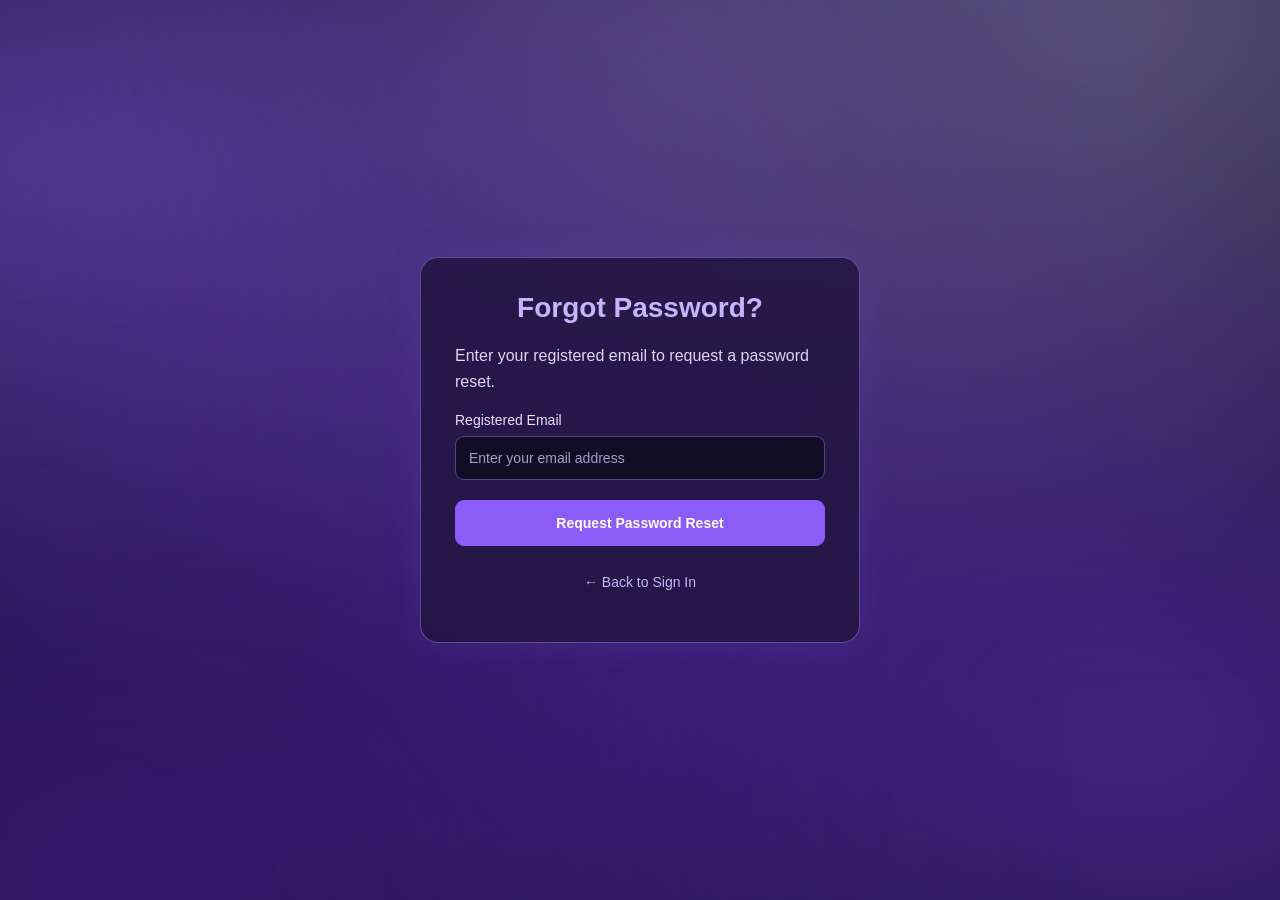
<file: frontend/forgot-password.html>
<!DOCTYPE html>
<html lang="en">

<head>
    <meta charset="UTF-8">
    <meta name="viewport" content="width=device-width, initial-scale=1.0">
    <title>Forgot Password | CryptoVault</title>
    <link rel="stylesheet" href="style.css">

    <style>
        * {
            box-sizing: border-box;
        }

        body {
            margin: 0;
            min-height: 100vh;
            display: grid;
            place-items: center;
            padding: 20px;
            background: #100D24;
            color: #F8FAFC;
            font-family: Arial, sans-serif;
        }

        .card {
            position: relative;
            z-index: 1;
            width: 100%;
            max-width: 440px;
            padding: 34px;
            background: rgba(33, 22, 65, 0.88);
            border: 1px solid rgba(167, 139, 250, 0.45);
            border-radius: 18px;
            box-shadow: 0 0 35px rgba(139, 92, 246, 0.15);
            backdrop-filter: blur(14px);
        }

        h1 {
            text-align: center;
            color: #C4B5FD;
            margin-top: 0;
            font-size: 28px;
        }

        h2 {
            color: #C4B5FD;
            font-size: 21px;
        }

        p {
            color: #DED5F5;
            line-height: 1.6;
        }

        label {
            display: block;
            margin: 18px 0 8px;
            color: #E9DFFF;
            font-size: 14px;
        }

        input {
            width: 100%;
            padding: 13px;
            color: #FFFFFF;
            background: rgba(16, 13, 36, 0.9);
            border: 1px solid rgba(167, 139, 250, 0.4);
            border-radius: 9px;
            outline: none;
            font-size: 14px;
            transition: 0.3s;
        }

        input:focus {
            border-color: #A78BFA;
            box-shadow: 0 0 12px rgba(139, 92, 246, 0.3);
        }

        button {
            width: 100%;
            margin-top: 20px;
            padding: 14px;
            border: none;
            border-radius: 9px;
            background: linear-gradient(135deg, #7C3AED, #A78BFA);
            color: white;
            font-weight: bold;
            font-size: 14px;
            cursor: pointer;
            transition: 0.3s;
        }

        button:hover:not(:disabled) {
            transform: translateY(-2px);
            box-shadow: 0 0 20px rgba(139, 92, 246, 0.4);
        }

        button:disabled {
            opacity: 0.6;
            cursor: not-allowed;
        }

        .section {
            margin-top: 25px;
            padding-top: 18px;
            border-top: 1px solid rgba(167, 139, 250, 0.3);
        }

        #message,
        #resetMessage {
            overflow-wrap: anywhere;
            font-size: 14px;
        }

        a {
            color: #C4B5FD;
            text-decoration: none;
            transition: 0.3s;
        }

        a:hover {
            color: #FFFFFF;
            text-decoration: underline;
        }

        .footer {
            text-align: center;
            margin-top: 25px;
            font-size: 14px;
        }

        .hidden {
            display: none;
        }

        .warning {
            color: #FBBF24;
            font-size: 12px;
            line-height: 1.5;
        }

        @media (max-width: 480px) {
            .card {
                padding: 25px 20px;
            }

            h1 {
                font-size: 24px;
            }
        }
    </style>
</head>

<body class="login-page">

    <main class="card">

        <h1>Forgot Password?</h1>

        <p>
            Enter your registered email to request a password reset.
        </p>

        <form id="requestForm">
            <label for="email">Registered Email</label>

            <input id="email" type="email" autocomplete="email" placeholder="Enter your email address" required>

            <button id="requestButton" type="submit">
                Request Password Reset
            </button>
        </form>

        <p id="message" role="status"></p>

        <section id="resetSection" class="section hidden">

            <h2>Set a New Password</h2>

            <p class="warning">
                Student demo only: the reset token is shown here because
                email delivery has not been configured. Do not deploy this
                token display in a public or production application.
            </p>

            <label for="token">Reset Token</label>

            <input id="token" autocomplete="off" required>

            <form id="resetForm">

                <label for="newPassword">New Password</label>

                <input id="newPassword" type="password" minlength="8" autocomplete="new-password"
                    placeholder="Enter new password" required>

                <label for="confirmPassword">Confirm New Password</label>

                <input id="confirmPassword" type="password" minlength="8" autocomplete="new-password"
                    placeholder="Confirm new password" required>

                <button id="resetButton" type="submit">
                    Reset Password
                </button>

            </form>

            <p id="resetMessage" role="status"></p>

        </section>

        <p class="footer">
            <a href="index.html">← Back to Sign In</a>
        </p>

    </main>

    <script>
        const requestForm = document.getElementById("requestForm");
        const resetForm = document.getElementById("resetForm");
        const message = document.getElementById("message");
        const resetMessage = document.getElementById("resetMessage");
        const resetSection = document.getElementById("resetSection");
        const requestButton = document.getElementById("requestButton");
        const resetButton = document.getElementById("resetButton");

        const API = "https://cryptovault-mysv.onrender.com";

        requestForm.addEventListener("submit", async (event) => {
            event.preventDefault();

            message.textContent = "";
            resetMessage.textContent = "";
            resetSection.classList.add("hidden");
            requestButton.disabled = true;

            try {
                const response = await fetch(`${API}/forgot-password`, {
                    method: "POST",
                    headers: {
                        "Content-Type": "application/json"
                    },
                    body: JSON.stringify({
                        email: document.getElementById("email").value.trim()
                    })
                });

                const result = await response.json();

                if (!response.ok) {
                    throw new Error(
                        result.detail || "Password reset request failed."
                    );
                }

                message.style.color = "#4ADE80";
                message.textContent = result.message ||
                    "If the account exists, follow the recovery instructions.";

                if (result.demo_reset_token) {
                    document.getElementById("token").value =
                        result.demo_reset_token;

                    resetSection.classList.remove("hidden");
                }

            } catch (error) {
                message.style.color = "#F87171";

                message.textContent =
                    error.message === "Failed to fetch"
                        ? "Cannot connect to the backend. Check that FastAPI is running."
                        : error.message;

            } finally {
                requestButton.disabled = false;
            }
        });

        resetForm.addEventListener("submit", async (event) => {
            event.preventDefault();

            resetMessage.textContent = "";

            const token = document.getElementById("token").value.trim();

            const newPassword =
                document.getElementById("newPassword").value;

            const confirmPassword =
                document.getElementById("confirmPassword").value;

            if (newPassword !== confirmPassword) {
                resetMessage.style.color = "#F87171";
                resetMessage.textContent = "The passwords do not match.";
                return;
            }

            if (newPassword.length < 8) {
                resetMessage.style.color = "#F87171";
                resetMessage.textContent =
                    "Password must contain at least 8 characters.";
                return;
            }

            resetButton.disabled = true;

            try {
                const response = await fetch(`${API}/reset-password`, {
                    method: "POST",
                    headers: {
                        "Content-Type": "application/json"
                    },
                    body: JSON.stringify({
                        token: token,
                        new_password: newPassword
                    })
                });

                const result = await response.json();

                if (!response.ok) {
                    throw new Error(
                        result.detail || "Could not reset the password."
                    );
                }

                resetMessage.style.color = "#4ADE80";

                resetMessage.textContent =
                    "Password reset successful! You can now sign in with your new password.";

                resetForm.reset();
                document.getElementById("token").value = "";
                resetSection.classList.add("hidden");

            } catch (error) {
                resetMessage.style.color = "#F87171";

                resetMessage.textContent =
                    error.message === "Failed to fetch"
                        ? "Cannot connect to the backend. Check that FastAPI is running."
                        : error.message;

            } finally {
                resetButton.disabled = false;
            }
        });
    </script>

</body>

</html>
</file>
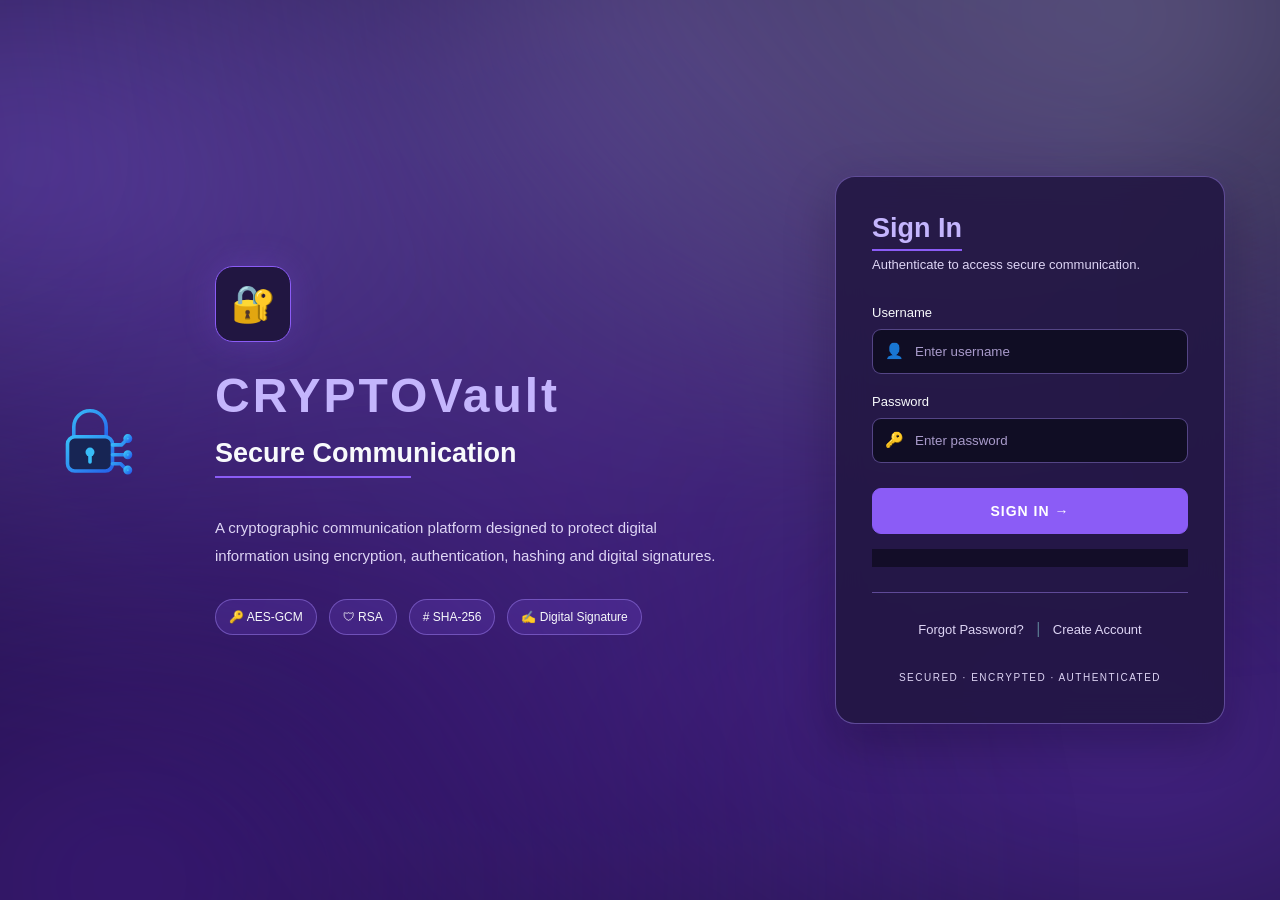
<file: frontend/home.html>
<!DOCTYPE html>
<html lang="en">

<head>
    <meta charset="UTF-8">
    <meta name="viewport" content="width=device-width, initial-scale=1.0">
    <title>CryptoVault | Dashboard</title>
    <link rel="stylesheet" href="style.css">
    <style>
        :root {
            --background: #100D24;
            --card: #211641;
            --primary: #8B5CF6;
            --secondary: #C4B5FD;
            --text: #F8FAFC;
            --muted: #DED5F5;
            --border: rgba(167, 139, 250, 0.45);
        }

        * {
            margin: 0;
            padding: 0;
            box-sizing: border-box;
            font-family: "Segoe UI", Arial, sans-serif;
        }

        body {
            min-height: 100vh;
            color: var(--text);
            background: var(--background);
            overflow-x: hidden;
        }

        /* ANIMATED DIGITAL NETWORK BACKGROUND */

        #networkCanvas {
            position: fixed;
            inset: 0;
            width: 100%;
            height: 100%;
            z-index: 0;
            pointer-events: none;
        }

        .background-overlay {
            position: fixed;
            inset: 0;
            z-index: 1;
            pointer-events: none;
            background:
                linear-gradient(90deg,
                    rgba(16, 13, 36, 0.42),
                    rgba(16, 13, 36, 0.12),
                    rgba(16, 13, 36, 0.42));
        }

        /* HEADER */

        header {
            position: relative;
            z-index: 2;
            min-height: 78px;
            padding: 0 6%;
            display: flex;
            align-items: center;
            justify-content: space-between;
            gap: 15px;
            border-bottom: 1px solid var(--border);
            background: rgba(16, 13, 36, 0.72);
            backdrop-filter: blur(12px);
        }

        .brand {
            font-size: 26px;
            font-weight: 800;
            letter-spacing: 1px;
            color: white;
        }

        .brand span {
            color: var(--secondary);
        }

        .header-right {
            display: flex;
            align-items: center;
            gap: 20px;
        }

        #username {
            color: var(--muted);
            font-size: 14px;
        }

        .logout-btn {
            padding: 9px 20px;
            border: 1px solid var(--primary);
            border-radius: 8px;
            color: white;
            background: rgba(139, 92, 246, 0.2);
            cursor: pointer;
            transition: 0.3s;
        }

        .logout-btn:hover {
            background: var(--primary);
            box-shadow: 0 0 20px rgba(139, 92, 246, 0.6);
        }

        /* MAIN DASHBOARD */

        .dashboard {
            position: relative;
            z-index: 2;
            width: 88%;
            max-width: 1350px;
            min-height: calc(100vh - 135px);
            margin: auto;
            display: grid;
            grid-template-columns: 1.1fr 0.9fr;
            align-items: center;
            gap: 65px;
            padding: 45px 0;
        }

        /* WELCOME SECTION */

        .welcome {
            animation: slideLeft 1s ease both;
        }

        .eyebrow {
            color: var(--secondary);
            font-size: 12px;
            font-weight: 700;
            letter-spacing: 4px;
            margin-bottom: 20px;
        }

        .welcome h1 {
            font-size: clamp(40px, 5vw, 66px);
            line-height: 1.12;
            margin-bottom: 22px;
            color: white;
            text-shadow: 0 3px 20px rgba(0, 0, 0, 0.5);
        }

        .welcome h1 span {
            color: var(--secondary);
            text-shadow: 0 0 25px rgba(167, 139, 250, 0.6);
        }

        .welcome p {
            max-width: 510px;
            color: #E9E2FA;
            font-size: 16px;
            line-height: 1.8;
        }

        .tagline {
            margin-top: 27px;
            color: var(--secondary);
            font-size: 14px;
            font-weight: 600;
            letter-spacing: 1px;
        }

        /* FEATURE CARDS */

        .features {
            display: flex;
            flex-direction: column;
            gap: 14px;
            animation: slideRight 1s ease both;
        }

        .feature-card {
            display: flex;
            align-items: center;
            gap: 17px;
            padding: 16px 20px;
            min-height: 82px;
            border: 1px solid var(--border);
            border-radius: 13px;
            background: rgba(33, 22, 65, 0.76);
            backdrop-filter: blur(9px);
            text-decoration: none;
            color: white;
            transition: 0.35s ease;
            animation: fadeUp 0.8s ease both;
        }

        .feature-card:nth-child(2) {
            animation-delay: 0.1s;
        }

        .feature-card:nth-child(3) {
            animation-delay: 0.2s;
        }

        .feature-card:nth-child(4) {
            animation-delay: 0.3s;
        }

        .feature-card:nth-child(5) {
            animation-delay: 0.4s;
        }

        .feature-card:hover {
            transform: translateX(-8px);
            border-color: #C4B5FD;
            background: rgba(91, 53, 155, 0.78);
            box-shadow: 0 0 25px rgba(139, 92, 246, 0.35);
        }

        .feature-icon {
            width: 47px;
            height: 47px;
            flex-shrink: 0;
            display: grid;
            place-items: center;
            border-radius: 11px;
            color: var(--secondary);
            background: rgba(139, 92, 246, 0.2);
            border: 1px solid rgba(196, 181, 253, 0.35);
            font-size: 23px;
        }

        .feature-copy {
            flex: 1;
        }

        .feature-copy h3 {
            font-size: 15px;
            margin-bottom: 5px;
            color: white;
        }

        .feature-copy p {
            color: #DED5F5;
            font-size: 12px;
            line-height: 1.5;
        }

        .arrow {
            color: var(--secondary);
            font-size: 23px;
            transition: 0.3s;
        }

        .feature-card:hover .arrow {
            transform: translateX(5px);
        }

        /* FOOTER */

        footer {
            position: relative;
            z-index: 2;
            padding: 16px;
            text-align: center;
            color: #D5C9F0;
            font-size: 12px;
            border-top: 1px solid var(--border);
            background: rgba(16, 13, 36, 0.72);
            backdrop-filter: blur(10px);
        }

        /* ANIMATIONS */

        @keyframes slideLeft {
            from {
                opacity: 0;
                transform: translateX(-40px);
            }

            to {
                opacity: 1;
                transform: translateX(0);
            }
        }

        @keyframes slideRight {
            from {
                opacity: 0;
                transform: translateX(40px);
            }

            to {
                opacity: 1;
                transform: translateX(0);
            }
        }

        @keyframes fadeUp {
            from {
                opacity: 0;
                transform: translateY(18px);
            }

            to {
                opacity: 1;
                transform: translateY(0);
            }
        }

        /* TABLET */

        @media (max-width: 900px) {
            .dashboard {
                grid-template-columns: 1fr;
                gap: 40px;
                padding: 55px 0;
            }

            .welcome {
                text-align: center;
            }

            .welcome p {
                margin: auto;
            }

            .features {
                max-width: 650px;
                width: 100%;
                margin: auto;
            }
        }

        /* MOBILE */

        @media (max-width: 600px) {
            header {
                min-height: 68px;
                padding: 0 5%;
            }

            .brand {
                font-size: 20px;
            }

            .header-right {
                gap: 10px;
            }

            #username {
                font-size: 11px;
            }

            .logout-btn {
                padding: 7px 11px;
                font-size: 12px;
            }

            .dashboard {
                width: 90%;
            }

            .welcome h1 {
                font-size: 38px;
            }

            .welcome p {
                font-size: 14px;
            }

            .feature-card {
                padding: 13px;
            }
        }

        @media (prefers-reduced-motion: reduce) {

            .welcome,
            .features,
            .feature-card {
                animation: none;
            }
        }
    </style>
</head>

<body>

    <!-- ANIMATED NETWORK CANVAS -->
    <canvas id="networkCanvas"></canvas>
    <div class="background-overlay"></div>

    <!-- HEADER -->
    <header>
        <div class="brand">CRYPTO<span>Vault</span></div>

        <div class="header-right">
            <span id="username">Welcome</span>
            <button class="logout-btn" onclick="logout()">Logout</button>
        </div>
    </header>

    <!-- DASHBOARD -->
    <main class="dashboard">

        <section class="welcome">

            <div class="eyebrow">
                SECURE COMMUNICATION PLATFORM
            </div>

            <h1>
                Welcome to<br>
                <span>CryptoVault</span>
            </h1>

            <p>
                Experience secure digital communication with advanced
                encryption, digital signatures, and protected file sharing.
                Keep your data private and your communication safe.
            </p>

            <div class="tagline">
                Your Privacy. Your Security. Your Control.
            </div>

        </section>

        <!-- FEATURES -->
        <section class="features">

            <a href="crypto.html" class="feature-card">
                <div class="feature-icon">🔐</div>
                <div class="feature-copy">
                    <h3>Encrypt & Decrypt</h3>
                    <p>Protect your text using secure encryption.</p>
                </div>
                <span class="arrow">→</span>
            </a>

            <a href="files.html" class="feature-card">
                <div class="feature-icon">📁</div>
                <div class="feature-copy">
                    <h3>File Encryption & Decryption</h3>
                    <p>Securely encrypt, store and decrypt files.</p>
                </div>
                <span class="arrow">→</span>
            </a>

            <a href="signature.html" class="feature-card">
                <div class="feature-icon">✍️</div>
                <div class="feature-copy">
                    <h3>Digital Signature</h3>
                    <p>Sign and verify digital messages.</p>
                </div>
                <span class="arrow">→</span>
            </a>

            <a href="security.html" class="feature-card">
                <div class="feature-icon">🛡️</div>
                <div class="feature-copy">
                    <h3>Security Dashboard</h3>
                    <p>Explore your account security features.</p>
                </div>
                <span class="arrow">→</span>
            </a>

            <a href="messages.html" class="feature-card">
                <div class="feature-icon">💬</div>
                <div class="feature-copy">
                    <h3>Secure Messaging</h3>
                    <p>Send and receive encrypted messages.</p>
                </div>
                <span class="arrow">→</span>
            </a>

        </section>

    </main>

    <!-- FOOTER -->
    <footer>
        CryptoVault © 2026 | Secure Communication. Protected by Cryptography.
    </footer>

    <script>

        /* =====================================
           ANIMATED DIGITAL NETWORK BACKGROUND
        ===================================== */

        const canvas = document.getElementById("networkCanvas");
        const ctx = canvas.getContext("2d");

        let width, height;
        let particles = [];
        let animationFrame;

        function resizeCanvas() {
            const dpr = Math.min(window.devicePixelRatio || 1, 2);

            width = window.innerWidth;
            height = window.innerHeight;

            canvas.width = width * dpr;
            canvas.height = height * dpr;

            canvas.style.width = width + "px";
            canvas.style.height = height + "px";

            ctx.setTransform(dpr, 0, 0, dpr, 0, 0);

            createParticles();
        }

        class Particle {
            constructor() {
                this.x = Math.random() * width;
                this.y = Math.random() * height;

                this.vx = (Math.random() - 0.5) * 0.55;
                this.vy = (Math.random() - 0.5) * 0.55;

                this.radius = Math.random() * 2 + 1;
                this.phase = Math.random() * Math.PI * 2;
            }

            update() {
                this.x += this.vx;
                this.y += this.vy;
                this.phase += 0.025;

                if (this.x < 0 || this.x > width) {
                    this.vx *= -1;
                }

                if (this.y < 0 || this.y > height) {
                    this.vy *= -1;
                }
            }

            draw() {
                const glow = 0.6 + Math.sin(this.phase) * 0.4;

                ctx.beginPath();
                ctx.arc(this.x, this.y, this.radius, 0, Math.PI * 2);

                ctx.fillStyle = `rgba(196,181,253,${glow})`;
                ctx.shadowBlur = 16;
                ctx.shadowColor = "#8B5CF6";
                ctx.fill();
                ctx.shadowBlur = 0;
            }
        }

        function createParticles() {
            particles = [];

            const count = Math.min(
                110,
                Math.max(45, Math.floor(width * height / 11500))
            );

            for (let i = 0; i < count; i++) {
                particles.push(new Particle());
            }
        }

        /* DRAW CONNECTED NETWORK */

        function drawConnections() {
            for (let i = 0; i < particles.length; i++) {

                for (let j = i + 1; j < particles.length; j++) {

                    const p1 = particles[i];
                    const p2 = particles[j];

                    const dx = p1.x - p2.x;
                    const dy = p1.y - p2.y;

                    const distance = Math.sqrt(dx * dx + dy * dy);

                    if (distance < 155) {

                        const opacity = (1 - distance / 155) * 0.42;

                        ctx.beginPath();
                        ctx.moveTo(p1.x, p1.y);
                        ctx.lineTo(p2.x, p2.y);

                        ctx.strokeStyle =
                            `rgba(167,139,250,${opacity})`;

                        ctx.lineWidth = 0.8;
                        ctx.stroke();
                    }
                }
            }
        }

        /* MOVING DATA SIGNALS */

        let signals = [];

        function createSignals() {
            signals = [];

            for (let i = 0; i < 22; i++) {
                signals.push({
                    index: Math.floor(Math.random() * particles.length),
                    progress: Math.random(),
                    speed: 0.002 + Math.random() * 0.004
                });
            }
        }

        function drawSignals() {

            signals.forEach(signal => {

                const p1 = particles[signal.index];

                if (!p1) return;

                let nearest = null;
                let nearestDistance = 155;

                particles.forEach((p2, index) => {

                    if (index === signal.index) return;

                    const dx = p1.x - p2.x;
                    const dy = p1.y - p2.y;

                    const distance = Math.sqrt(dx * dx + dy * dy);

                    if (distance < nearestDistance) {
                        nearestDistance = distance;
                        nearest = p2;
                    }
                });

                if (!nearest) return;

                signal.progress += signal.speed;

                if (signal.progress >= 1) {
                    signal.progress = 0;
                }

                const x =
                    p1.x + (nearest.x - p1.x) * signal.progress;

                const y =
                    p1.y + (nearest.y - p1.y) * signal.progress;

                ctx.beginPath();
                ctx.arc(x, y, 2.4, 0, Math.PI * 2);

                ctx.fillStyle = "#FFFFFF";
                ctx.shadowBlur = 15;
                ctx.shadowColor = "#A78BFA";
                ctx.fill();
                ctx.shadowBlur = 0;
            });
        }

        /* DIGITAL INFORMATION PANELS */

        function drawPanel(x, y, w, h, label) {

            ctx.save();

            ctx.strokeStyle = "rgba(167,139,250,0.23)";
            ctx.lineWidth = 1;

            ctx.fillStyle = "rgba(30,20,65,0.16)";
            ctx.fillRect(x, y, w, h);

            ctx.strokeRect(x, y, w, h);

            ctx.fillStyle = "rgba(196,181,253,0.65)";
            ctx.font = "10px monospace";
            ctx.fillText(label, x + 10, y + 16);

            ctx.strokeStyle = "rgba(139,92,246,0.45)";

            for (let i = 0; i < 4; i++) {

                const barWidth = 12 + Math.random() * (w - 35);

                ctx.beginPath();
                ctx.moveTo(x + 10, y + 27 + i * 12);
                ctx.lineTo(x + barWidth, y + 27 + i * 12);
                ctx.stroke();
            }

            ctx.restore();
        }

        /* ANIMATION LOOP */

        function animateNetwork() {

            ctx.clearRect(0, 0, width, height);

            // Subtle purple atmospheric glow
            const glow = ctx.createRadialGradient(
                width * 0.5,
                height * 0.5,
                20,
                width * 0.5,
                height * 0.5,
                Math.max(width, height) * 0.75
            );

            glow.addColorStop(0, "rgba(91,33,182,0.12)");
            glow.addColorStop(1, "rgba(16,13,36,0.02)");

            ctx.fillStyle = glow;
            ctx.fillRect(0, 0, width, height);

            particles.forEach(particle => {
                particle.update();
            });

            drawConnections();

            particles.forEach(particle => {
                particle.draw();
            });

            drawSignals();

            // Floating technical information panels
            drawPanel(width * 0.04, height * 0.25, 145, 75, "NETWORK STATUS");
            drawPanel(width * 0.79, height * 0.18, 155, 75, "DATA TRANSFER");
            drawPanel(width * 0.72, height * 0.78, 165, 75, "SECURE NODE");

            animationFrame = requestAnimationFrame(animateNetwork);
        }

        /* START BACKGROUND */

        resizeCanvas();
        createSignals();
        animateNetwork();

        window.addEventListener("resize", resizeCanvas);

        /* =====================================
           CRYPTOVAULT LOGIN SESSION
        ===================================== */

        const API_BASE =
            window.location.hostname === "127.0.0.1" ||
                window.location.hostname === "localhost"
                ? "http://127.0.0.1:8000"
                : "https://cryptovault-mysv.onrender.com";

        // CHECK LOGIN SESSION

        async function checkSession() {

            const token = localStorage.getItem("access_token");

            if (!token) {
                window.location.href = "index.html";
                return;
            }

            document.getElementById("username").textContent =
                "Welcome, " +
                (localStorage.getItem("username") || "User");

            try {

                const response = await fetch(`${API_BASE}/me`, {
                    method: "GET",
                    headers: {
                        "Authorization": `Bearer ${token}`
                    }
                });

                if (!response.ok) {
                    logout();
                }

            } catch (error) {

                console.error("Session check failed:", error);

            }
        }

        // LOGOUT

        function logout() {

            localStorage.removeItem("access_token");
            localStorage.removeItem("username");
            localStorage.removeItem("email");

            window.location.href = "index.html";
        }

        checkSession();

    </script>

</body>

</html>
</file>
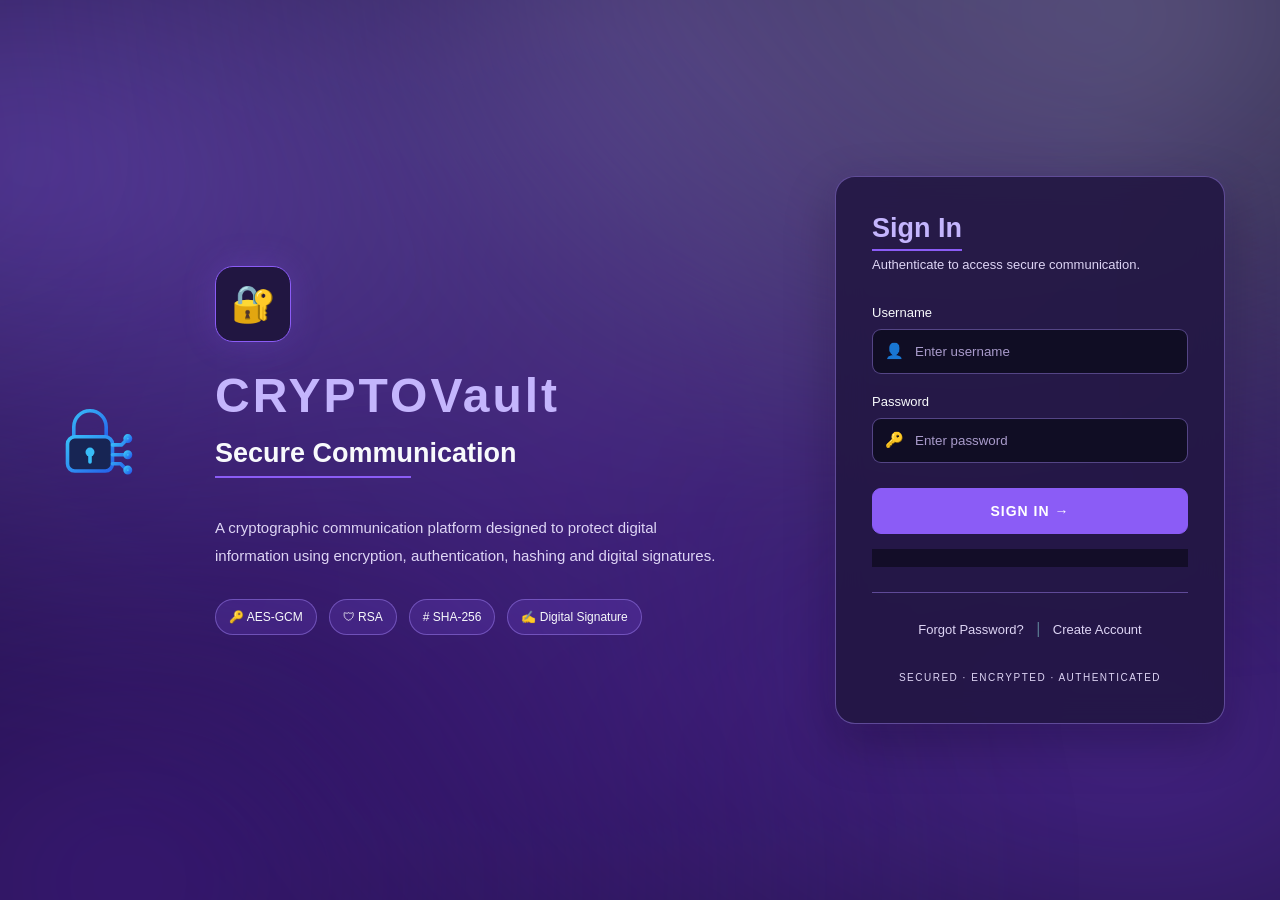
<file: frontend/messages.html>
<!DOCTYPE html>
<html lang="en">

<head>
    <meta charset="UTF-8">
    <meta name="viewport" content="width=device-width, initial-scale=1.0">
    <title>CryptoVault | Secure Messaging</title>
    <link rel="stylesheet" href="style.css">

    <style>
        :root {
            --bg: #100D24;
            --card: rgba(33, 22, 65, 0.88);
            --accent: #A78BFA;
            --accent-light: #C4B5FD;
            --text: #F8FAFC;
            --muted: #DED5F5;
            --border: rgba(167, 139, 250, 0.4);
            --input: rgba(16, 13, 36, 0.9);
            --success: #4ADE80;
            --danger: #F87171;
            --surface: rgba(26, 17, 51, 0.95);
        }

        * {
            box-sizing: border-box;
            margin: 0;
            padding: 0;
            font-family: Arial, sans-serif;
        }

        body {
            min-height: 100vh;
            background: var(--bg);
            color: var(--text);
        }

        header {
            padding: 22px 7%;
            border-bottom: 1px solid var(--border);
            background: rgba(26, 17, 51, 0.88);
            backdrop-filter: blur(14px);
            display: flex;
            justify-content: space-between;
            align-items: center;
            gap: 15px;
        }

        header h2 {
            letter-spacing: 1px;
            color: var(--text);
            font-size: 24px;
        }

        header h2 span {
            color: var(--accent-light);
            text-shadow: 0 0 15px rgba(167, 139, 250, 0.4);
        }

        header a {
            color: var(--accent-light);
            text-decoration: none;
            border: 1px solid var(--border);
            border-radius: 9px;
            padding: 10px 16px;
            transition: 0.3s;
        }

        header a:hover {
            background: var(--accent);
            color: #100D24;
            box-shadow: 0 0 18px rgba(167, 139, 250, 0.3);
        }

        .container {
            max-width: 1100px;
            margin: auto;
            padding: 40px 20px;
        }

        .intro {
            margin-bottom: 32px;
        }

        .eyebrow {
            color: var(--accent-light);
            font-size: 12px;
            letter-spacing: 2px;
            font-weight: bold;
            margin-bottom: 13px;
        }

        .intro h1 {
            font-size: clamp(28px, 4vw, 36px);
            color: var(--accent-light);
            margin-bottom: 10px;
        }

        .intro p {
            color: var(--muted);
            margin-top: 10px;
            line-height: 1.7;
            max-width: 700px;
        }

        .grid {
            display: grid;
            grid-template-columns: repeat(2, minmax(0, 1fr));
            gap: 22px;
            align-items: start;
        }

        .card {
            min-width: 0;
            background: var(--card);
            border: 1px solid var(--border);
            border-radius: 17px;
            padding: 25px;
            box-shadow: 0 10px 35px rgba(0, 0, 0, 0.2),
                0 0 20px rgba(139, 92, 246, 0.07);
            backdrop-filter: blur(14px);
            transition: 0.3s ease;
        }

        .card:hover {
            border-color: rgba(196, 181, 253, 0.7);
            box-shadow: 0 12px 35px rgba(124, 58, 237, 0.15);
        }

        .card h2 {
            margin-bottom: 20px;
            font-size: 21px;
            color: var(--accent-light);
        }

        label {
            display: block;
            margin: 17px 0 9px;
            color: var(--accent-light);
            font-size: 14px;
            font-weight: bold;
        }

        input,
        select,
        textarea {
            width: 100%;
            background: var(--input);
            color: var(--text);
            border: 1px solid var(--border);
            border-radius: 10px;
            padding: 13px;
            font-size: 14px;
            outline: none;
            transition: 0.3s;
        }

        input::placeholder,
        textarea::placeholder {
            color: #A99BC8;
        }

        input:focus,
        select:focus,
        textarea:focus {
            border-color: var(--accent);
            box-shadow: 0 0 0 3px rgba(167, 139, 250, 0.13);
        }

        select option {
            background: #211641;
            color: white;
        }

        textarea {
            min-height: 120px;
            resize: vertical;
            line-height: 1.6;
        }

        button {
            width: 100%;
            padding: 13px;
            margin-top: 16px;
            background: linear-gradient(135deg, #7C3AED, #A78BFA);
            color: white;
            border: 1px solid transparent;
            border-radius: 10px;
            font-weight: bold;
            font-size: 14px;
            cursor: pointer;
            transition: 0.3s ease;
        }

        button:hover:not(:disabled) {
            background: linear-gradient(135deg, #8B5CF6, #C4B5FD);
            transform: translateY(-2px);
            box-shadow: 0 5px 20px rgba(139, 92, 246, 0.3);
        }

        button:disabled {
            opacity: 0.6;
            cursor: not-allowed;
            transform: none;
        }

        .status {
            color: var(--muted);
            margin-top: 15px;
            font-size: 13px;
            overflow-wrap: anywhere;
            line-height: 1.7;
        }

        .message {
            padding: 17px;
            border: 1px solid var(--border);
            border-radius: 12px;
            margin-top: 15px;
            background: var(--surface);
            overflow-wrap: anywhere;
        }

        .message h3 {
            font-size: 16px;
            color: var(--accent-light);
        }

        .message p {
            color: var(--muted);
            margin-top: 9px;
            font-size: 13px;
            line-height: 1.6;
        }

        .encrypted-text {
            margin-top: 10px;
            padding: 13px;
            background: var(--input);
            border: 1px solid var(--border);
            border-radius: 9px;
            color: #E9DFFF;
            font-size: 12px;
            line-height: 1.7;
            overflow-wrap: anywhere;
            word-break: break-word;
            font-family: monospace;
        }

        .decrypt-controls {
            margin-top: 16px;
        }

        .decrypt-key {
            margin-top: 8px;
        }

        .decrypt-btn {
            background: linear-gradient(135deg, #7C3AED, #A78BFA);
            color: white;
        }

        .decrypt-result {
            margin-top: 13px;
            padding: 13px;
            background: var(--input);
            border: 1px solid var(--border);
            border-radius: 9px;
            color: var(--text);
            font-size: 13px;
            line-height: 1.7;
            white-space: pre-wrap;
            overflow-wrap: anywhere;
            word-break: break-word;
        }

        .decrypt-result.success {
            border-color: rgba(74, 222, 128, 0.5);
            color: var(--success);
            background: rgba(74, 222, 128, 0.06);
        }

        .decrypt-result.error {
            border-color: rgba(248, 113, 113, 0.5);
            color: var(--danger);
            background: rgba(248, 113, 113, 0.06);
        }

        .hint {
            color: var(--muted);
            font-size: 12px;
            line-height: 1.6;
            margin-top: 8px;
        }

        .note {
            color: var(--muted);
            font-size: 12px;
            line-height: 1.8;
            margin-top: 25px;
            padding: 17px;
            border-left: 3px solid var(--accent);
            border-radius: 0 10px 10px 0;
            background: var(--surface);
        }

        @media (max-width: 750px) {
            .grid {
                grid-template-columns: 1fr;
            }

            header {
                padding: 18px;
            }

            .container {
                padding: 28px 15px;
            }

            .card {
                padding: 19px;
            }
        }

        @media (max-width: 400px) {
            header h2 {
                font-size: 19px;
            }

            header a {
                padding: 9px 11px;
                font-size: 13px;
            }
        }
    </style>
</head>

<body class="login-page">

    <header>
        <h2>CRYPTO<span>Vault</span></h2>
        <a href="home.html">← Dashboard</a>
    </header>

    <main class="container">

        <section class="intro">
            <div class="eyebrow">PRIVATE DIGITAL COMMUNICATION</div>
            <h1>Secure Messaging</h1>
            <p>
                Encrypt your messages before sending and decrypt
                received messages using the shared key.
                Keep your communication private with CryptoVault.
            </p>
        </section>

        <div class="grid">

            <section class="card">
                <h2>✉ Send Message</h2>

                <label for="recipient">Select recipient</label>
                <select id="recipient">
                    <option value="">Loading users...</option>
                </select>

                <label for="secret">Shared encryption key</label>
                <input id="secret" type="password" placeholder="Enter your shared key" autocomplete="off">

                <label for="messageText">Your message</label>
                <textarea id="messageText" placeholder="Type your message..."></textarea>

                <button id="sendBtn" type="button">
                    Encrypt &amp; Send
                </button>

                <div id="sendStatus" class="status" role="status"></div>
            </section>

            <section class="card">
                <h2>📥 Received Messages</h2>

                <button id="refreshBtn" type="button">
                    Refresh Inbox
                </button>

                <label for="sharedDecryptKey">
                    Shared encryption key (enter once)
                </label>
                <input id="sharedDecryptKey" class="decrypt-key" type="password"
                    placeholder="Enter the exact key used by the sender" autocomplete="off">

                <p class="hint">
                    This key stays only in this page while it is open.
                    Use the same key that was used to encrypt these messages.
                </p>

                <div id="inbox" class="status" aria-live="polite">
                    Loading inbox...
                </div>
            </section>

            <section class="card">
                <h2>📤 Sent Messages</h2>
                <div id="sentMessages" class="status" aria-live="polite">
                    Loading sent messages...
                </div>
            </section>

            <section class="card">
                <h2>🗑 Message Management</h2>
                <p class="status">
                    Clear all sent and received messages from your account.
                    This action cannot be undone for your account.
                </p>

                <button id="clearAllBtn" type="button">
                    Clear All Messages
                </button>

                <div id="managementStatus" class="status" role="status"></div>
            </section>

        </div>

        <p class="note">
            The sender and recipient must use the same shared key.
            Never share secret keys publicly. This prototype uses the
            existing backend's AES-GCM endpoint and is not a complete
            end-to-end encrypted messaging system.
        </p>

    </main>
    <script>
        const API =
            (window.location.hostname === "127.0.0.1" ||
                window.location.hostname === "localhost")
                ? "http://127.0.0.1:8000"
                : "https://cryptovault-mysv.onrender.com";

        const token = localStorage.getItem("access_token");

        if (!token) {
            window.location.replace("index.html");
        }

        function authHeaders() {
            return {
                "Authorization": "Bearer " + token,
                "Content-Type": "application/json"
            };
        }

        async function apiRequest(path, options = {}) {
            const response = await fetch(API + path, {
                ...options,
                headers: {
                    ...authHeaders(),
                    ...(options.headers || {})
                }
            });

            const data = await response.json().catch(() => ({}));

            if (!response.ok) {
                if (response.status === 401) {
                    localStorage.removeItem("access_token");
                    throw new Error("Session expired. Please log in again.");
                }

                throw new Error(
                    data.detail || data.message ||
                    `Request failed (${response.status})`
                );
            }

            return data;
        }

        async function loadUsers() {
            const select = document.getElementById("recipient");
            const status = document.getElementById("sendStatus");

            select.innerHTML =
                '<option value="">Loading users...</option>';

            try {
                const data = await apiRequest("/users");
                const users = Array.isArray(data)
                    ? data
                    : (data.users || []);

                select.innerHTML =
                    '<option value="">Choose a user</option>';

                users.forEach(user => {
                    if (!user.username) return;

                    const option = document.createElement("option");
                    option.value = user.username;
                    option.textContent = user.username;
                    select.appendChild(option);
                });

                if (users.length === 0) {
                    select.innerHTML =
                        '<option value="">No other users found</option>';
                }
            } catch (error) {
                select.innerHTML =
                    '<option value="">Could not load users</option>';
                status.textContent =
                    "User list error: " + error.message;
            }
        }

        async function sendMessage() {
            const recipient =
                document.getElementById("recipient").value;
            const secret =
                document.getElementById("secret").value;
            const plaintext =
                document.getElementById("messageText").value;
            const status =
                document.getElementById("sendStatus");
            const button =
                document.getElementById("sendBtn");

            if (!recipient || !secret.trim() || !plaintext.trim()) {
                status.textContent =
                    "Select a recipient and enter the key and message.";
                return;
            }

            button.disabled = true;
            status.textContent = "Encrypting and sending...";

            try {
                const encrypted = await apiRequest("/encrypt", {
                    method: "POST",
                    body: JSON.stringify({
                        plaintext: plaintext,
                        secret_key: secret
                    })
                });

                if (!encrypted.ciphertext) {
                    throw new Error(
                        "The backend did not return ciphertext."
                    );
                }

                await apiRequest("/messages/send", {
                    method: "POST",
                    body: JSON.stringify({
                        recipient_username: recipient,
                        ciphertext: encrypted.ciphertext,
                        signature: ""
                    })
                });

                status.textContent =
                    "Encrypted message sent successfully.";

                document.getElementById("messageText").value = "";
                document.getElementById("secret").value = "";

                await loadSentMessages();

            } catch (error) {
                status.textContent =
                    "Send failed: " + error.message;
            } finally {
                button.disabled = false;
            }
        }

        async function loadInbox() {
            const inbox = document.getElementById("inbox");
            const refreshBtn =
                document.getElementById("refreshBtn");

            inbox.textContent = "Loading messages...";
            refreshBtn.disabled = true;

            try {
                const data =
                    await apiRequest("/messages/inbox");

                const messages = Array.isArray(data)
                    ? data
                    : (data.messages || []);

                inbox.replaceChildren();

                if (messages.length === 0) {
                    inbox.textContent = "No received messages yet.";
                    return;
                }

                messages.forEach(message => {
                    const card = document.createElement("article");
                    card.className = "message";

                    const sender = document.createElement("h3");
                    sender.textContent = "From: " +
                        (message.sender_username ||
                            message.sender || "Unknown");

                    const date = document.createElement("p");
                    date.textContent =
                        message.created_at || message.timestamp || "";

                    const encryptedLabel = document.createElement("p");
                    encryptedLabel.textContent = "Encrypted message:";

                    const encryptedText = document.createElement("div");
                    encryptedText.className = "encrypted-text";
                    encryptedText.textContent =
                        message.ciphertext || "(No ciphertext available)";

                    const controls = document.createElement("div");
                    controls.className = "decrypt-controls";

                    const decryptButton =
                        document.createElement("button");
                    decryptButton.type = "button";
                    decryptButton.className = "decrypt-btn";
                    decryptButton.textContent = "Decrypt Message";

                    const result = document.createElement("div");
                    result.className = "decrypt-result";
                    result.style.display = "none";

                    decryptButton.addEventListener("click", () => {
                        decryptMessage(message, result, decryptButton);
                    });

                    const deleteButton =
                        document.createElement("button");
                    deleteButton.type = "button";
                    deleteButton.textContent = "Delete Message";

                    deleteButton.addEventListener("click", async () => {
                        if (!confirm(
                            "Delete this message from your inbox?"
                        )) return;

                        deleteButton.disabled = true;

                        try {
                            await apiRequest(
                                `/messages/${message.id}`,
                                { method: "DELETE" }
                            );

                            card.remove();
                        } catch (error) {
                            alert("Delete failed: " + error.message);
                            deleteButton.disabled = false;
                        }
                    });

                    controls.appendChild(decryptButton);
                    controls.appendChild(result);
                    controls.appendChild(deleteButton);

                    card.appendChild(sender);
                    card.appendChild(date);
                    card.appendChild(encryptedLabel);
                    card.appendChild(encryptedText);
                    card.appendChild(controls);

                    inbox.appendChild(card);
                });

            } catch (error) {
                inbox.textContent =
                    "Could not load inbox: " + error.message;
            } finally {
                refreshBtn.disabled = false;
            }
        }

        async function decryptMessage(
            message,
            result,
            button
        ) {
            const secret =
                document.getElementById("sharedDecryptKey").value;

            if (!secret.trim()) {
                result.style.display = "block";
                result.className = "decrypt-result error";
                result.textContent =
                    "Please enter the shared encryption key above.";
                return;
            }

            button.disabled = true;
            result.style.display = "block";
            result.className = "decrypt-result";
            result.textContent =
                "Verifying signature and decrypting...";

            try {
                const decrypted = await apiRequest(
                    `/messages/${message.id}/decrypt`,
                    {
                        method: "POST",
                        body: JSON.stringify({
                            secret_key: secret
                        })
                    }
                );

                result.className = "decrypt-result success";
                result.textContent =
                    "Decrypted message:\n" +
                    (decrypted.plaintext || "No plaintext returned.");

                if (decrypted.signature_valid === false) {
                    result.className = "decrypt-result error";
                    result.textContent =
                        "Warning: Message signature verification failed.\n" +
                        (decrypted.plaintext || "");
                }

            } catch (error) {
                result.className = "decrypt-result error";
                result.textContent =
                    "Decryption failed: " + error.message +
                    "\nCheck that you entered the exact key used by the sender.";
            } finally {
                button.disabled = false;
            }
        }
        async function loadSentMessages() {
            const container =
                document.getElementById("sentMessages");

            container.textContent = "Loading sent messages...";

            try {
                const data = await apiRequest("/messages/sent");

                const messages = Array.isArray(data)
                    ? data
                    : (data.messages || []);

                container.replaceChildren();

                if (messages.length === 0) {
                    container.textContent = "No sent messages yet.";
                    return;
                }

                messages.forEach(message => {
                    const card = document.createElement("article");
                    card.className = "message";

                    const heading = document.createElement("h3");
                    heading.textContent =
                        "To: " + (message.recipient_username || "Unknown");

                    const date = document.createElement("p");
                    date.textContent = message.created_at || "";

                    const label = document.createElement("p");
                    label.textContent = "Encrypted message:";

                    const encrypted = document.createElement("div");
                    encrypted.className = "encrypted-text";
                    encrypted.textContent =
                        message.ciphertext || "(No ciphertext available)";

                    const deleteButton =
                        document.createElement("button");

                    deleteButton.type = "button";
                    deleteButton.textContent = "Delete Message";

                    deleteButton.addEventListener("click", async () => {
                        if (!confirm(
                            "Delete this sent message from your account?"
                        )) return;

                        deleteButton.disabled = true;
                        deleteButton.textContent = "Deleting...";

                        try {
                            await apiRequest(
                                `/messages/${message.id}`,
                                { method: "DELETE" }
                            );

                            card.remove();

                            if (!container.querySelector(".message")) {
                                container.textContent =
                                    "No sent messages yet.";
                            }
                        } catch (error) {
                            alert("Delete failed: " + error.message);
                            deleteButton.disabled = false;
                            deleteButton.textContent = "Delete Message";
                        }
                    });

                    card.appendChild(heading);
                    card.appendChild(date);
                    card.appendChild(label);
                    card.appendChild(encrypted);
                    card.appendChild(deleteButton);

                    container.appendChild(card);
                });

            } catch (error) {
                container.textContent =
                    "Sent messages error: " + error.message;
            }
        }

        async function clearAllMessages() {
            const button =
                document.getElementById("clearAllBtn");

            const status =
                document.getElementById("managementStatus");

            if (!confirm(
                "Are you sure? This will clear all sent and received messages from your account."
            )) {
                return;
            }

            button.disabled = true;
            button.textContent = "Clearing...";
            status.textContent = "Clearing your messages...";

            try {
                const data = await apiRequest(
                    "/messages/clear-all",
                    { method: "DELETE" }
                );

                status.textContent =
                    data.message || "All messages cleared successfully.";

                await loadInbox();
                await loadSentMessages();

            } catch (error) {
                status.textContent =
                    "Clear failed: " + error.message;
            } finally {
                button.disabled = false;
                button.textContent = "Clear All Messages";
            }
        }

        document.getElementById("sendBtn")
            .addEventListener("click", sendMessage);

        document.getElementById("refreshBtn")
            .addEventListener("click", async () => {
                await loadInbox();
                await loadSentMessages();
            });

        document.getElementById("clearAllBtn")
            .addEventListener("click", clearAllMessages);

        if (token) {
            loadUsers();
            loadInbox();
            loadSentMessages();
        }
    </script>

</body>

</html>
</file>
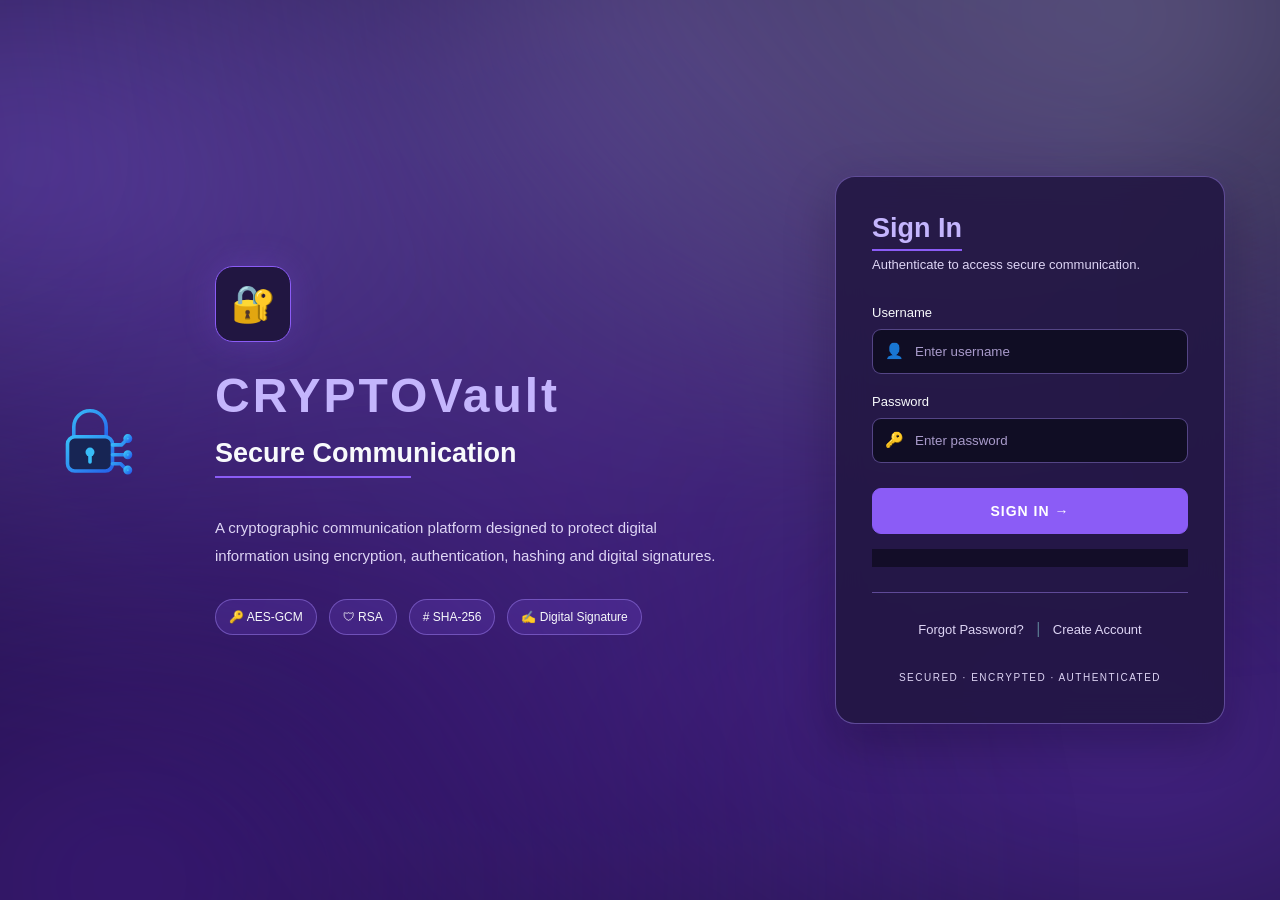
<file: frontend/security.html>
<!DOCTYPE html>
<html lang="en">

<head>
    <meta charset="UTF-8">
    <meta name="viewport" content="width=device-width, initial-scale=1.0">
    <title>CryptoVault | Security Dashboard</title>

    <link rel="stylesheet" href="style.css">

    <style>
        :root {
            --bg: #100D24;
            --card: rgba(33, 22, 65, 0.88);
            --accent: #A78BFA;
            --accent-light: #C4B5FD;
            --text: #F8FAFC;
            --muted: #DED5F5;
            --border: rgba(167, 139, 250, 0.4);
            --input: rgba(16, 13, 36, 0.9);
            --success: #4ADE80;
            --danger: #F87171;
            --surface: rgba(26, 17, 51, 0.95);
        }

        * {
            box-sizing: border-box;
            margin: 0;
            padding: 0;
            font-family: Arial, sans-serif;
        }

        body {
            background: var(--bg);
            color: var(--text);
            min-height: 100vh;
        }

        header {
            display: flex;
            justify-content: space-between;
            align-items: center;
            flex-wrap: wrap;
            gap: 18px;
            padding: 22px 6%;
            border-bottom: 1px solid var(--border);
            background: rgba(26, 17, 51, 0.9);
            backdrop-filter: blur(14px);
        }

        .logo {
            font-size: 23px;
            font-weight: bold;
            letter-spacing: 2px;
            color: var(--text);
        }

        .logo span {
            color: var(--accent-light);
            text-shadow: 0 0 15px rgba(167, 139, 250, 0.45);
        }

        nav {
            display: flex;
            gap: 12px;
            flex-wrap: wrap;
            align-items: center;
        }

        nav a,
        nav button {
            color: var(--accent-light);
            text-decoration: none;
            border: 1px solid var(--border);
            background: rgba(124, 58, 237, 0.12);
            padding: 10px 15px;
            border-radius: 9px;
            cursor: pointer;
            font-size: 14px;
            font-weight: bold;
            transition: 0.3s ease;
        }

        nav a:hover,
        nav button:hover {
            border-color: var(--accent-light);
            background: rgba(124, 58, 237, 0.3);
            box-shadow: 0 0 15px rgba(167, 139, 250, 0.2);
            transform: translateY(-2px);
        }

        main {
            max-width: 1100px;
            margin: auto;
            padding: 38px 22px;
        }

        .eyebrow {
            color: var(--accent-light);
            font-size: 12px;
            letter-spacing: 2px;
            font-weight: bold;
        }

        h1 {
            margin: 12px 0;
            font-size: clamp(28px, 5vw, 40px);
            color: var(--accent-light);
        }

        .muted {
            color: var(--muted);
            line-height: 1.7;
        }

        .banner {
            margin: 28px 0;
            padding: 24px;
            border: 1px solid var(--border);
            border-radius: 16px;
            background: linear-gradient(110deg,
                    rgba(91, 33, 182, 0.25),
                    rgba(33, 22, 65, 0.9));
            box-shadow: 0 8px 30px rgba(0, 0, 0, 0.2);
            backdrop-filter: blur(12px);
        }

        .banner h2 {
            font-size: 19px;
            margin-bottom: 10px;
            color: var(--accent-light);
        }

        #sessionStatus {
            color: var(--success);
            line-height: 1.7;
        }

        .grid {
            display: grid;
            grid-template-columns: repeat(3, minmax(0, 1fr));
            gap: 17px;
            margin: 22px 0 32px;
        }

        .card {
            background: var(--card);
            border: 1px solid var(--border);
            border-radius: 15px;
            padding: 23px;
            backdrop-filter: blur(12px);
            box-shadow: 0 8px 28px rgba(0, 0, 0, 0.2);
            transition: 0.3s ease;
        }

        .card:hover {
            border-color: rgba(196, 181, 253, 0.75);
            transform: translateY(-4px);
            box-shadow: 0 12px 30px rgba(124, 58, 237, 0.14);
        }

        .card h3 {
            font-size: 13px;
            color: var(--muted);
            margin-bottom: 15px;
            letter-spacing: 1px;
        }

        .value {
            font-size: 24px;
            font-weight: bold;
            margin-bottom: 10px;
            overflow-wrap: anywhere;
        }

        .purple {
            color: var(--accent-light);
            text-shadow: 0 0 12px rgba(167, 139, 250, 0.2);
        }

        .section {
            margin: 32px 0 16px;
            font-size: 21px;
            color: var(--accent-light);
        }

        .activity {
            display: grid;
            gap: 14px;
        }

        .activity-item {
            padding: 19px;
            border: 1px solid var(--border);
            background: var(--card);
            border-radius: 13px;
            backdrop-filter: blur(12px);
            transition: 0.3s ease;
        }

        .activity-item:hover {
            border-color: var(--accent-light);
            box-shadow: 0 8px 25px rgba(124, 58, 237, 0.12);
            transform: translateX(3px);
        }

        .activity-item strong {
            display: block;
            margin-bottom: 9px;
            color: var(--accent-light);
            font-size: 16px;
        }

        .activity-item p {
            line-height: 1.7;
        }

        .activity-item a {
            display: inline-block;
            margin-top: 12px;
            color: var(--accent-light);
            text-decoration: none;
            border: 1px solid var(--border);
            padding: 9px 15px;
            border-radius: 8px;
            background: rgba(124, 58, 237, 0.12);
            transition: 0.3s;
        }

        .activity-item a:hover {
            background: var(--accent);
            color: #100D24;
        }

        .notice {
            font-size: 13px;
            color: #B9A9D8;
            margin-top: 16px;
            line-height: 1.7;
        }

        @media (max-width: 850px) {
            .grid {
                grid-template-columns: repeat(2, minmax(0, 1fr));
            }
        }

        @media (max-width: 720px) {
            header {
                align-items: flex-start;
                flex-direction: column;
                padding: 19px;
            }

            nav {
                width: 100%;
            }

            nav a,
            nav button {
                text-align: center;
                flex: 1;
            }

            .grid {
                grid-template-columns: 1fr;
            }

            main {
                padding: 28px 16px;
            }

            .card {
                padding: 19px;
            }
        }
    </style>
</head>

<body class="login-page">

    <header>

        <div class="logo">
            CRYPTO<span>Vault</span>
        </div>

        <nav>
            <a href="home.html">Home</a>
            <a href="crypto.html">Encryption</a>
            <a href="signature.html">Digital Signature</a>
            <button type="button" onclick="logout()">Logout</button>
        </nav>

    </header>

    <main>

        <p class="eyebrow">SECURITY CENTER</p>

        <h1>Security Dashboard</h1>

        <p class="muted">
            Review your session and explore the security features
            of your secure communication platform.
        </p>

        <!-- AUTHENTICATION SESSION -->

        <section class="banner">

            <h2>🔐 Authentication Session</h2>

            <p id="sessionStatus">
                Checking login session...
            </p>

            <p class="notice">
                A signed-in session does not by itself guarantee
                that every part of a system is secure.
            </p>

        </section>

        <!-- SECURITY OVERVIEW -->

        <h2 class="section">Security Overview</h2>

        <section class="grid">

            <article class="card">

                <h3>AUTHENTICATION</h3>

                <div class="value purple" id="authStatus">
                    Checking...
                </div>

                <p class="muted">
                    Browser access token
                </p>

            </article>

            <article class="card">

                <h3>ENCRYPTION</h3>

                <div class="value purple">
                    AES-GCM
                </div>

                <p class="muted">
                    Available on the encryption page
                </p>

            </article>

            <article class="card">

                <h3>DIGITAL SIGNATURE</h3>

                <div class="value purple">
                    RSA-PSS
                </div>

                <p class="muted">
                    Available on the signature page
                </p>

            </article>

        </section>

        <!-- SECURITY OPERATIONS -->

        <h2 class="section">Security Operations</h2>

        <section class="activity">

            <div class="activity-item">

                <strong>🔒 Encrypt and Decrypt</strong>

                <p class="muted">
                    Convert plain text into ciphertext and decrypt
                    it when authorized.
                </p>

                <p>
                    <a href="crypto.html">Open Encryption</a>
                </p>

            </div>

            <div class="activity-item">

                <strong>✍️ Digital Signature</strong>

                <p class="muted">
                    Create signatures and verify message integrity
                    and authenticity.
                </p>

                <p>
                    <a href="signature.html">Open Digital Signature</a>
                </p>

            </div>

            <div class="activity-item">

                <strong>👤 Account Session</strong>

                <p class="muted" id="accountInfo">
                    Account information is loaded from this browser session.
                </p>

                <p>
                    <a href="home.html">Return Home</a>
                </p>

            </div>

        </section>

        <p class="notice">
            Note: Operation counts and historical activity are not
            displayed because this version does not yet retrieve
            an audit log from the backend.
        </p>

    </main>

    <script>
        const token = localStorage.getItem("access_token");

        if (!token) {
            window.location.replace("index.html");
        } else {
            document.getElementById("authStatus").textContent =
                "Token present";

            document.getElementById("sessionStatus").textContent =
                "A login token is stored in this browser. Server-side validity has not yet been rechecked.";

            const username =
                localStorage.getItem("username") || "User";

            document.getElementById("accountInfo").textContent =
                "Signed in as: " + username;
        }

        function logout() {
            localStorage.removeItem("access_token");
            localStorage.removeItem("username");
            localStorage.removeItem("email");

            window.location.replace("index.html");
        }
    </script>

</body>

</html>
</file>
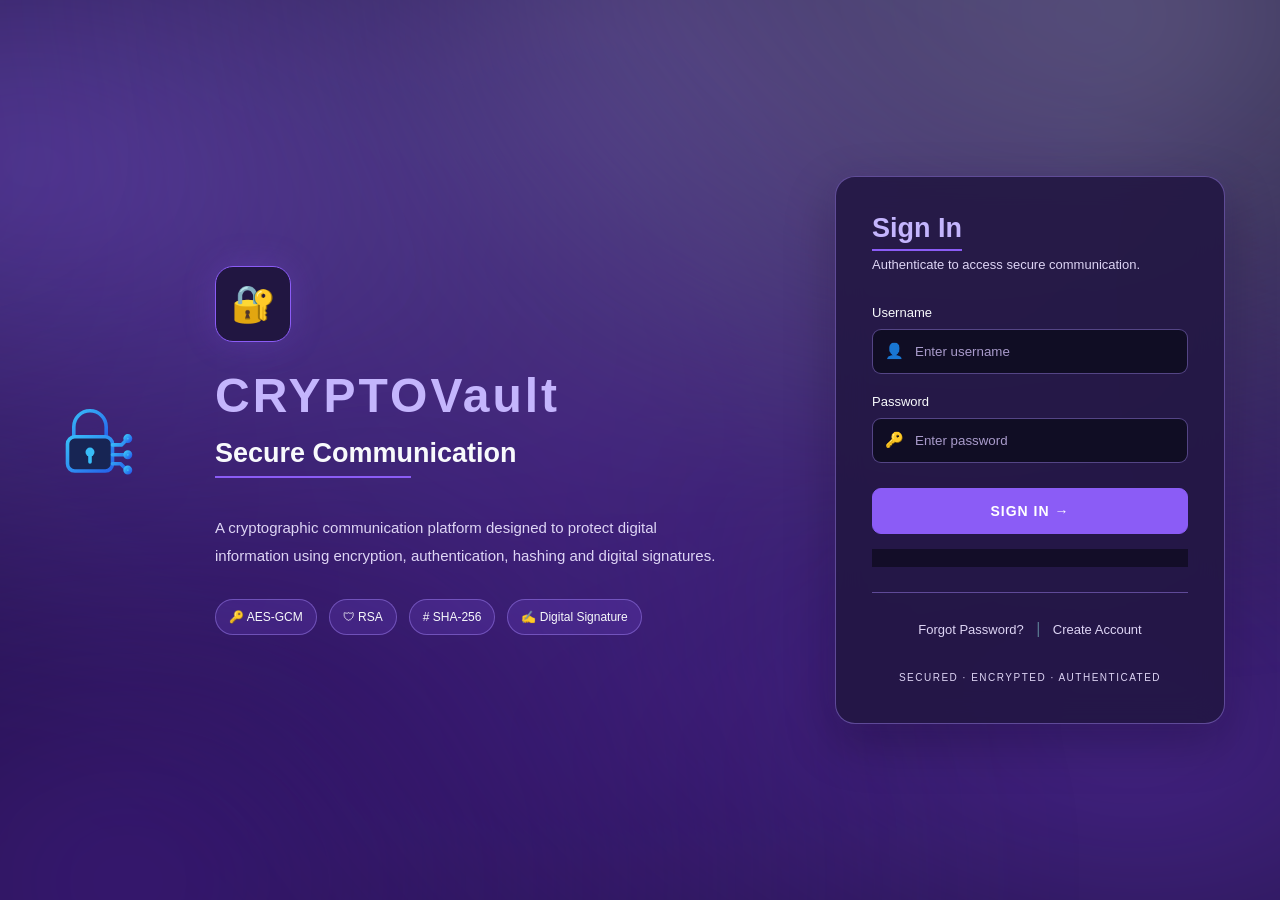
<file: frontend/signature.html>
<!DOCTYPE html>
<html lang="en">

<head>
    <meta charset="UTF-8">
    <meta name="viewport" content="width=device-width, initial-scale=1.0">
    <title>Digital Signatures | CryptoVault</title>
    <link rel="stylesheet" href="style.css">

    <style>
        * {
            box-sizing: border-box;
        }

        :root {
            --bg: #100D24;
            --card: rgba(33, 22, 65, 0.88);
            --accent: #A78BFA;
            --accent-light: #C4B5FD;
            --text: #F8FAFC;
            --muted: #DED5F5;
            --border: rgba(167, 139, 250, 0.4);
            --input: rgba(16, 13, 36, 0.9);
            --success: #4ADE80;
            --error: #F87171;
        }

        body {
            margin: 0;
            padding: 35px 18px;
            min-height: 100vh;
            font-family: Arial, sans-serif;
            background: var(--bg);
            color: var(--text);
        }

        .container {
            width: 100%;
            max-width: 850px;
            margin: auto;
        }

        .brand {
            color: var(--accent-light);
            font-size: 25px;
            font-weight: bold;
            letter-spacing: 1px;
            margin-bottom: 22px;
            text-shadow: 0 0 18px rgba(167, 139, 250, 0.45);
        }

        .back-link {
            display: inline-block;
            color: var(--accent-light);
            text-decoration: none;
            margin-bottom: 24px;
            transition: 0.3s;
        }

        .back-link:hover {
            color: white;
            text-shadow: 0 0 10px var(--accent);
        }

        h1 {
            color: var(--accent-light);
            font-size: 32px;
            margin-bottom: 10px;
        }

        h2 {
            color: var(--accent-light);
            font-size: 21px;
            margin-top: 0;
        }

        p {
            color: var(--muted);
            line-height: 1.7;
        }

        .description {
            margin-bottom: 28px;
        }

        .card {
            background: var(--card);
            border: 1px solid var(--border);
            border-radius: 18px;
            padding: 25px;
            margin: 24px 0;
            box-shadow: 0 10px 35px rgba(0, 0, 0, 0.25),
                0 0 20px rgba(139, 92, 246, 0.08);
            backdrop-filter: blur(14px);
            transition: 0.3s ease;
        }

        .card:hover {
            border-color: rgba(196, 181, 253, 0.7);
            box-shadow: 0 12px 38px rgba(124, 58, 237, 0.15);
        }

        label {
            display: block;
            margin: 18px 0 9px;
            color: var(--accent-light);
            font-weight: bold;
            font-size: 14px;
        }

        textarea {
            width: 100%;
            min-height: 110px;
            padding: 14px;
            background: var(--input);
            color: var(--text);
            border: 1px solid var(--border);
            border-radius: 11px;
            outline: none;
            resize: vertical;
            font-family: Arial, sans-serif;
            font-size: 14px;
            line-height: 1.6;
            transition: 0.3s;
        }

        textarea:focus {
            border-color: var(--accent);
            box-shadow: 0 0 0 3px rgba(167, 139, 250, 0.13);
        }

        textarea::placeholder {
            color: #A99BC8;
        }

        button {
            margin-top: 15px;
            padding: 12px 21px;
            border: 1px solid transparent;
            border-radius: 10px;
            background: linear-gradient(135deg, #7C3AED, #A78BFA);
            color: white;
            font-size: 14px;
            font-weight: bold;
            cursor: pointer;
            transition: 0.3s ease;
        }

        button:hover:not(:disabled) {
            transform: translateY(-2px);
            box-shadow: 0 5px 20px rgba(139, 92, 246, 0.35);
            background: linear-gradient(135deg, #8B5CF6, #C4B5FD);
        }

        button:disabled {
            opacity: 0.6;
            cursor: not-allowed;
            transform: none;
        }

        .secondary {
            background: rgba(124, 58, 237, 0.15);
            border: 1px solid var(--border);
            color: var(--accent-light);
        }

        .secondary:hover:not(:disabled) {
            background: rgba(124, 58, 237, 0.3);
        }

        .result {
            white-space: pre-wrap;
            overflow-wrap: anywhere;
            word-break: break-word;
            background: var(--input);
            border: 1px solid var(--border);
            color: #E9DFFF;
            padding: 15px;
            border-radius: 11px;
            min-height: 48px;
            margin-top: 10px;
            font-family: monospace;
            font-size: 13px;
            line-height: 1.6;
        }

        .status {
            font-weight: bold;
            padding: 13px;
            border-radius: 10px;
            margin-top: 16px;
            line-height: 1.6;
            overflow-wrap: anywhere;
        }

        .success {
            color: var(--success);
            background: rgba(74, 222, 128, 0.09);
            border: 1px solid rgba(74, 222, 128, 0.3);
        }

        .error {
            color: var(--error);
            background: rgba(248, 113, 113, 0.09);
            border: 1px solid rgba(248, 113, 113, 0.3);
        }

        .section-number {
            display: inline-flex;
            align-items: center;
            justify-content: center;
            width: 30px;
            height: 30px;
            margin-right: 8px;
            border-radius: 9px;
            background: rgba(167, 139, 250, 0.16);
            color: var(--accent-light);
            border: 1px solid var(--border);
            font-size: 14px;
        }

        .hint {
            color: #B9A9D8;
            font-size: 13px;
            margin-top: 8px;
        }

        @media (max-width: 600px) {
            body {
                padding: 25px 14px;
            }

            h1 {
                font-size: 27px;
            }

            .card {
                padding: 18px;
            }

            button {
                width: 100%;
            }
        }
    </style>
</head>

<body class="login-page">

    <div class="container">

        <div class="brand">CryptoVault</div>

        <a href="home.html" class="back-link">
            ← Back to Dashboard
        </a>

        <h1>Digital Signature</h1>

        <p class="description">
            Secure your messages with RSA and SHA-256 digital signatures.
            Generate a signature and verify the authenticity and integrity
            of your message using the matching public key.
        </p>

        <!-- GENERATE SIGNATURE -->
        <div class="card">

            <h2>
                <span class="section-number">1</span>
                Generate Signature
            </h2>

            <label for="signMessage">Plain-text message</label>

            <textarea id="signMessage" placeholder="Enter the message you want to sign..."></textarea>

            <button id="signButton" onclick="generateSignature()">
                Generate Signature
            </button>

            <label>Digital Signature</label>

            <div id="signatureOutput" class="result">
                Your signature will appear here.
            </div>

            <button class="secondary" onclick="copyResult('signatureOutput')">
                Copy Signature
            </button>

            <label>Public Key</label>

            <div id="publicKeyOutput" class="result">
                Your public key will appear here.
            </div>

            <button class="secondary" onclick="copyResult('publicKeyOutput')">
                Copy Public Key
            </button>

            <p class="hint">
                Keep your public key available for signature verification.
            </p>

        </div>

        <!-- VERIFY SIGNATURE -->
        <div class="card">

            <h2>
                <span class="section-number">2</span>
                Verify Signature
            </h2>

            <label for="verifyMessage">Message to verify</label>

            <textarea id="verifyMessage" placeholder="Paste the original signed message..."></textarea>

            <label for="verifySignature">Digital Signature</label>

            <textarea id="verifySignature" placeholder="Paste the generated signature..."></textarea>

            <label for="verifyPublicKey">Public Key</label>

            <textarea id="verifyPublicKey" placeholder="Paste the matching public key..."></textarea>

            <button id="verifyButton" onclick="verifySignature()">
                Verify Signature
            </button>

            <p id="verificationStatus" class="status" aria-live="polite"></p>

        </div>

    </div>

    <script>
        const API =
            (window.location.hostname === "127.0.0.1" ||
                window.location.hostname === "localhost")
                ? "http://127.0.0.1:8000"
                : "https://cryptovault-mysv.onrender.com";

        function requireLogin() {
            if (!localStorage.getItem("access_token")) {
                window.location.replace("index.html");
                return false;
            }
            return true;
        }

        async function generateSignature() {
            if (!requireLogin()) return;

            const message =
                document.getElementById("signMessage").value;

            const button =
                document.getElementById("signButton");

            if (!message.trim()) {
                alert("Please enter a message first.");
                return;
            }

            button.disabled = true;
            button.textContent = "Generating...";

            try {
                const response = await fetch(`${API}/signature/sign`, {
                    method: "POST",
                    headers: {
                        "Content-Type": "application/json",
                        "Authorization": "Bearer " +
                            localStorage.getItem("access_token")
                    },
                    body: JSON.stringify({ message })
                });

                const data = await response.json();

                if (!response.ok) {
                    throw new Error(
                        data.detail || data.message || "Signing failed."
                    );
                }

                document.getElementById("signatureOutput").textContent =
                    data.signature;

                document.getElementById("publicKeyOutput").textContent =
                    data.public_key;

                document.getElementById("verifyMessage").value =
                    message;

                document.getElementById("verifySignature").value =
                    data.signature;

                document.getElementById("verifyPublicKey").value =
                    data.public_key;

                const status =
                    document.getElementById("verificationStatus");

                status.textContent = "";
                status.className = "status";

            } catch (error) {
                alert("Could not generate signature: " + error.message);
            } finally {
                button.disabled = false;
                button.textContent = "Generate Signature";
            }
        }

        async function verifySignature() {
            if (!requireLogin()) return;

            const message =
                document.getElementById("verifyMessage").value;

            const signature =
                document.getElementById("verifySignature").value.trim();

            const public_key =
                document.getElementById("verifyPublicKey").value.trim();

            const status =
                document.getElementById("verificationStatus");

            const button =
                document.getElementById("verifyButton");

            status.textContent = "";
            status.className = "status";

            if (!message.trim() || !signature || !public_key) {
                status.textContent =
                    "Please provide the message, signature, and public key.";

                status.classList.add("error");
                return;
            }

            button.disabled = true;
            button.textContent = "Verifying...";

            try {
                const response = await fetch(`${API}/signature/verify`, {
                    method: "POST",
                    headers: {
                        "Content-Type": "application/json",
                        "Authorization": "Bearer " +
                            localStorage.getItem("access_token")
                    },
                    body: JSON.stringify({
                        message,
                        signature,
                        public_key
                    })
                });

                const data = await response.json();

                if (!response.ok) {
                    throw new Error(
                        data.detail || data.message || "Verification failed."
                    );
                }

                status.textContent =
                    data.message || (
                        data.valid
                            ? "Signature is valid."
                            : "Signature is invalid."
                    );

                status.classList.add(
                    data.valid ? "success" : "error"
                );

            } catch (error) {
                status.textContent =
                    "Could not verify: " + error.message;

                status.classList.add("error");

            } finally {
                button.disabled = false;
                button.textContent = "Verify Signature";
            }
        }

        async function copyResult(elementId) {
            const value =
                document.getElementById(elementId).textContent.trim();

            if (!value || value.includes("will appear here")) {
                alert("Generate a signature first.");
                return;
            }

            try {
                await navigator.clipboard.writeText(value);
                alert("Copied successfully!");
            } catch {
                alert("Copy failed. Select and copy the text manually.");
            }
        }

        // Check authentication when the page loads.
        requireLogin();
    </script>

</body>

</html>
</file>
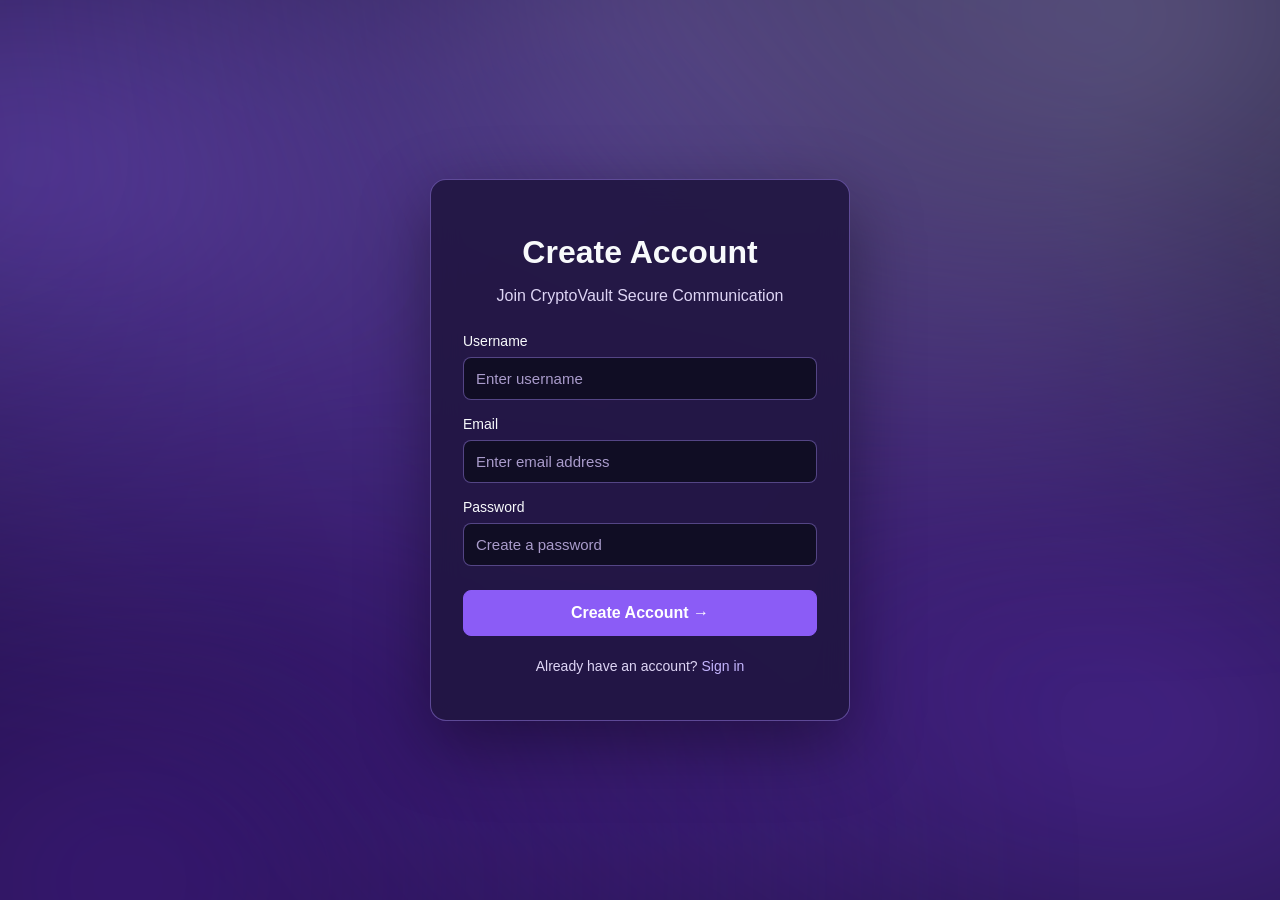
<file: frontend/signup.html>
<!DOCTYPE html>
<html lang="en">

<head>
    <meta charset="UTF-8">
    <meta name="viewport" content="width=device-width, initial-scale=1.0">
    <title>Create Account | CryptoVault</title>

    <link rel="stylesheet" href="style.css">

    <style>
        * {
            box-sizing: border-box;
        }

        body {
            margin: 0;
            min-height: 100vh;
            display: flex;
            justify-content: center;
            align-items: center;
            background: #100D24;
            color: #F8FAFC;
            font-family: Arial, sans-serif;
            padding: 20px;
        }

        .container {
            width: 100%;
            max-width: 420px;
            padding: 32px;
            background: rgba(33, 22, 65, 0.90);
            border: 1px solid rgba(167, 139, 250, 0.45);
            border-radius: 16px;
            box-shadow: 0 24px 70px rgba(0, 0, 0, 0.4);
            backdrop-filter: blur(15px);
            position: relative;
            z-index: 1;
        }

        h1 {
            text-align: center;
            margin-bottom: 8px;
            color: #F8FAFC;
        }

        .subtitle {
            text-align: center;
            color: #DED5F5;
            margin-bottom: 28px;
        }

        label {
            display: block;
            margin: 16px 0 8px;
            color: #F8FAFC;
            font-size: 14px;
        }

        input {
            width: 100%;
            padding: 12px;
            border-radius: 8px;
            border: 1px solid rgba(167, 139, 250, 0.45);
            background: #100D24;
            color: #F8FAFC;
            font-size: 15px;
            transition: 0.3s;
        }

        input:focus {
            outline: none;
            border-color: #8B5CF6;
            box-shadow: 0 0 12px rgba(139, 92, 246, 0.3);
        }

        input::placeholder {
            color: #A99BC9;
        }

        button {
            width: 100%;
            margin-top: 24px;
            padding: 13px;
            border: 1px solid #8B5CF6;
            border-radius: 8px;
            background: #8B5CF6;
            color: white;
            font-size: 16px;
            font-weight: bold;
            cursor: pointer;
            transition: 0.3s;
        }

        button:hover {
            background: #7C3AED;
            box-shadow: 0 0 20px rgba(139, 92, 246, 0.5);
            transform: translateY(-2px);
        }

        button:disabled {
            opacity: 0.6;
            cursor: wait;
            transform: none;
        }

        #message {
            margin-top: 16px;
            text-align: center;
            overflow-wrap: anywhere;
            font-size: 13px;
            line-height: 1.6;
        }

        a {
            color: #C4B5FD;
            text-decoration: none;
            transition: 0.3s;
        }

        a:hover {
            color: #FFFFFF;
            text-decoration: underline;
        }

        .footer {
            text-align: center;
            margin-top: 22px;
            color: #DED5F5;
            font-size: 14px;
        }

        @media (max-width: 480px) {
            .container {
                padding: 25px 20px;
            }
        }
    </style>
</head>

<body class="login-page">

    <main class="container">

        <h1>Create Account</h1>

        <p class="subtitle">
            Join CryptoVault Secure Communication
        </p>

        <form id="signupForm">

            <label for="username">Username</label>
            <input id="username" name="username" type="text" placeholder="Enter username" required minlength="3"
                autocomplete="username">

            <label for="email">Email</label>
            <input id="email" name="email" type="email" placeholder="Enter email address" required autocomplete="email">

            <label for="password">Password</label>
            <input id="password" name="password" type="password" placeholder="Create a password" required minlength="8"
                autocomplete="new-password">

            <button id="submitButton" type="submit">
                Create Account →
            </button>

        </form>

        <p id="message" role="status" aria-live="polite"></p>

        <p class="footer">
            Already have an account?
            <a href="index.html">Sign in</a>
        </p>

    </main>

    <script>
        const form = document.getElementById("signupForm");
        const message = document.getElementById("message");
        const submitButton = document.getElementById("submitButton");

        const API =
            (window.location.hostname === "127.0.0.1" ||
                window.location.hostname === "localhost")
                ? "http://127.0.0.1:8000"
                : "https://cryptovault-mysv.onrender.com";

        form.addEventListener("submit", async function (event) {

            event.preventDefault();

            message.textContent = "";
            submitButton.disabled = true;

            const payload = {
                username: document.getElementById("username").value.trim(),
                email: document.getElementById("email").value.trim(),
                password: document.getElementById("password").value
            };

            try {

                const response = await fetch(`${API}/signup`, {
                    method: "POST",
                    headers: {
                        "Content-Type": "application/json"
                    },
                    body: JSON.stringify(payload)
                });

                const result = await response.json();

                if (!response.ok) {
                    throw new Error(
                        result.detail || "Account creation failed."
                    );
                }

                message.style.color = "#4ADE80";

                message.textContent =
                    result.message || "Account created successfully!";

                form.reset();

                setTimeout(() => {
                    window.location.href = "index.html";
                }, 1500);

            } catch (error) {

                message.style.color = "#FDA4AF";

                message.textContent =
                    error.message === "Failed to fetch"
                        ? "Cannot connect to the backend. Check your connection."
                        : error.message;

            } finally {

                submitButton.disabled = false;

            }
        });
    </script>

</body>

</html>
</file>
<file: frontend/style.css>
/* =========================================
   CryptoVault - Global Midnight Purple Theme
   Animated Glowing Background
   Dashboard Excluded
========================================= */

:root {
    --bg: #100D24;
    --card: #211641;
    --accent: #8B5CF6;
    --secondary: #C4B5FD;
    --text: #F8FAFC;
    --muted: #DED5F5;
    --border: rgba(167, 139, 250, 0.45);
    --surface: #18112F;
    --success: #4ADE80;
    --danger: #FDA4AF;
}

* {
    box-sizing: border-box;
}

html {
    min-height: 100%;
}

body {
    position: relative;
    isolation: isolate;
    min-height: 100vh;
    background: var(--bg) !important;
    color: var(--text) !important;
    overflow-x: hidden;
}

/* =========================================
   ANIMATED GLOWING BACKGROUND
   All pages except Dashboard
========================================= */

body:not(.dashboard-page)::before {
    content: "";
    position: fixed;
    inset: -30%;
    z-index: -1;
    pointer-events: none;

    background:
        radial-gradient(ellipse at 20% 30%,
            rgba(139, 92, 246, 0.55), transparent 38%),
        radial-gradient(ellipse at 75% 70%,
            rgba(124, 58, 237, 0.48), transparent 42%),
        radial-gradient(ellipse at 50% 50%,
            rgba(91, 33, 182, 0.30), transparent 50%);

    filter: blur(65px);

    animation: purpleCloudOne 15s ease-in-out infinite alternate;
}

body:not(.dashboard-page)::after {
    content: "";
    position: fixed;
    inset: -30%;
    z-index: -1;
    pointer-events: none;

    background:
        radial-gradient(ellipse at 75% 20%,
            rgba(196, 181, 253, 0.40), transparent 35%),
        radial-gradient(ellipse at 25% 80%,
            rgba(109, 40, 217, 0.45), transparent 40%),
        radial-gradient(ellipse at 50% 15%,
            rgba(167, 139, 250, 0.25), transparent 45%);

    filter: blur(75px);

    animation: purpleCloudTwo 19s ease-in-out infinite alternate;
}

/* Moving cloud animation */

@keyframes purpleCloudOne {
    0% {
        transform: translate(-7%, -5%) scale(0.95);
    }

    35% {
        transform: translate(5%, 4%) scale(1.08);
    }

    70% {
        transform: translate(8%, -4%) scale(1.12);
    }

    100% {
        transform: translate(-3%, 9%) scale(1.04);
    }
}

@keyframes purpleCloudTwo {
    0% {
        transform: translate(7%, 5%) scale(1.08);
    }

    40% {
        transform: translate(-7%, -6%) scale(0.96);
    }

    75% {
        transform: translate(4%, 7%) scale(1.12);
    }

    100% {
        transform: translate(-6%, -3%) scale(1.02);
    }
}

/* =========================================
   HEADERS AND NAVIGATION
========================================= */

header {
    background: rgba(26, 17, 51, 0.82) !important;
    border-color: var(--border) !important;
    backdrop-filter: blur(14px);
}

header h2,
header .logo,
.brand,
.logo {
    color: var(--text);
}

header h2 span,
.logo span,
.brand span {
    color: var(--secondary) !important;
}

/* =========================================
   CARDS AND PANELS
========================================= */

.card,
.login-card,
.activity-item {
    background: rgba(33, 22, 65, 0.88) !important;
    border-color: var(--border) !important;
    color: var(--text) !important;

    box-shadow:
        0 18px 50px rgba(0, 0, 0, 0.25),
        0 0 25px rgba(139, 92, 246, 0.08);

    backdrop-filter: blur(14px);
}

.banner {
    background: linear-gradient(110deg,
            #30205A,
            #18112F) !important;

    border-color: var(--border) !important;
}

/* =========================================
   HEADINGS AND TEXT
========================================= */

h1,
h2,
h3,
strong,
label {
    color: var(--text);
}

.eyebrow,
.blue,
.value,
.brand,
.card-heading span {
    color: var(--secondary) !important;
}

p,
.muted,
.description,
.subtitle,
.card-subtitle,
.notice,
.status {
    color: var(--muted);
}

/* =========================================
   INPUTS
========================================= */

input,
textarea,
select {
    background: #100D24 !important;
    color: var(--text) !important;
    border: 1px solid var(--border) !important;
    border-radius: 9px;
}

input::placeholder,
textarea::placeholder {
    color: #A99BCB !important;
}

input:focus,
textarea:focus,
select:focus {
    outline: none;
    border-color: var(--accent) !important;

    box-shadow:
        0 0 15px rgba(139, 92, 246, 0.25);
}

/* =========================================
   BUTTONS
========================================= */

button,
.login-button {
    background: var(--accent) !important;
    color: #FFFFFF !important;
    border: 1px solid var(--accent) !important;
    border-radius: 9px;
    font-weight: bold;
    cursor: pointer;
    transition: all 0.25s ease;
}

button:hover:not(:disabled),
.login-button:hover {
    background: #7C3AED !important;
    border-color: #C4B5FD !important;

    transform: translateY(-2px);

    box-shadow:
        0 7px 22px rgba(139, 92, 246, 0.25);
}

button:disabled {
    opacity: 0.6;
    cursor: not-allowed;
    transform: none;
}

/* =========================================
   LINKS
========================================= */

a {
    color: var(--secondary);
    transition: color 0.2s ease;
}

a:hover {
    color: #FFFFFF;
}

/* =========================================
   MESSAGE AND RESULT PANELS
========================================= */

.message,
.result,
.decrypt-result,
.encrypted-text {
    background: rgba(16, 13, 36, 0.88) !important;
    border-color: var(--border) !important;
    color: var(--text);
}

.security-point {
    background: rgba(139, 92, 246, 0.17) !important;
    border-color: var(--border) !important;
    color: var(--text);
}

/* =========================================
   LOGIN PAGE
========================================= */

.login-card {
    background: rgba(33, 22, 65, 0.88) !important;
}

.security-icon {
    background: #211641 !important;
    border-color: var(--accent) !important;

    box-shadow:
        0 0 35px rgba(139, 92, 246, 0.2);
}

.login-button {
    color: #FFFFFF !important;
}

/* =========================================
   STATUS COLORS
========================================= */

.success {
    color: var(--success) !important;
}

.error {
    color: var(--danger) !important;
}

/* =========================================
   SMOOTH TRANSITIONS
========================================= */

button,
a,
.card,
.login-card,
.activity-item {
    transition: all 0.25s ease;
}

/* =========================================
   MOBILE RESPONSIVENESS
========================================= */

@media (max-width: 750px) {
    header {
        flex-wrap: wrap;
    }
}

/* =========================================
   ACCESSIBILITY
========================================= */

@media (prefers-reduced-motion: reduce) {

    body:not(.dashboard-page)::before,
    body:not(.dashboard-page)::after {
        animation: none !important;
    }

    *,
    *::before,
    *::after {
        transition-duration: 0.01ms !important;
        animation-duration: 0.01ms !important;
    }
}
</file>
